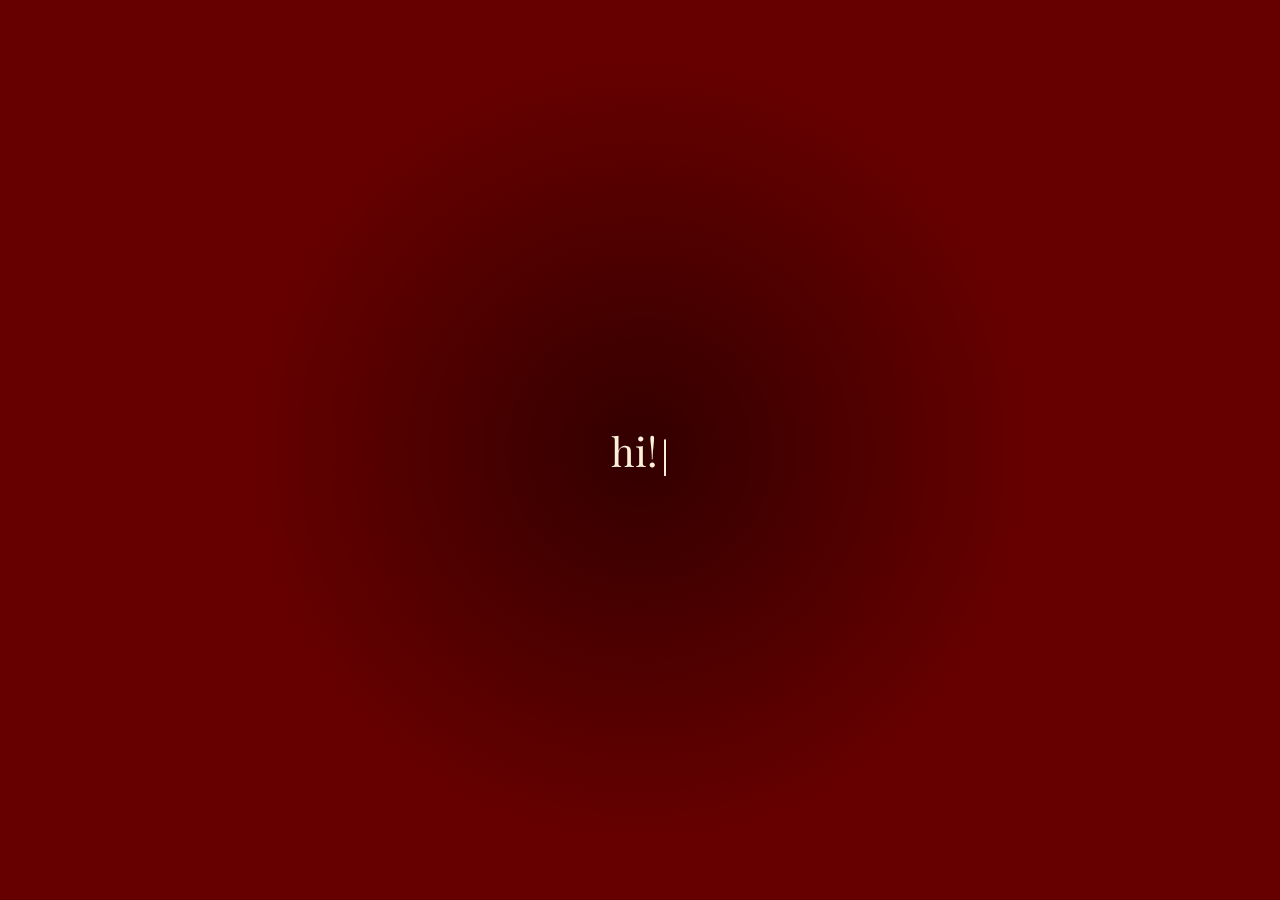
<file: index.html>
<!DOCTYPE html>
<html lang="en">

<head>
    <meta charset="UTF-8">
    <meta name="viewport" content="width=device-width, initial-scale=1.0">
    <title>Xin-Xuan Fan - Portfolio</title>
    <link rel="stylesheet" href="index/index.css">
    <link
        href="https://fonts.googleapis.com/css2?family=Playfair+Display:wght@300;400;500;600;700;800;900&family=Inter:wght@300;400;500;600;700;800;900&display=swap"
        rel="stylesheet">
</head>

<body>
    <!-- Header -->
    <header class="header">
        <div class="header-left">
            <h1 class="site-title">johannafan</h1>
        </div>
        <nav class="header-center">
            <a href="about.html" class="nav-link">ABOUT</a>
            <a href="work.html" class="nav-link">PROJECT</a>
            <a href="resume.html" class="nav-link">RESUME</a>
            <a href="contact.html" class="nav-link">CONTACT</a>
        </nav>
        <div class="header-right">
        </div>
    </header>

    <!-- Main Content -->
    <main class="main-content">
        <!-- Typewriter Text -->
        <div class="typewriter-container" id="typewriterContainer">
            <span class="typewriter-text" id="typewriterText"></span>
            <span class="cursor">|</span>
        </div>

        <!-- UGC Portfolio Style Hero Section -->
        <div class="hero" id="greetingSection">
            <!-- Curved SVG Text -->
            <svg viewBox="0 0 500 300" class="curved-text">
                <defs>
                  <path id="curve" d="M50,250 A200,200 0 1,1 450,250" />
                </defs>
                <text width="500">
                  <textPath xlink:href="#curve" startOffset="50%" text-anchor="middle">
                    Xin-Xuan Fan
                  </textPath>
                </text>
              </svg>

            <!-- Centered Image -->
            <div class="centered-image-container">
                <img src="index/Adobe Express - file.png" alt="Xin-Xuan Fan" class="centered-image">
            </div>

            <!-- Optional Label (like "By Gg Colin") -->
            <div class="label">Portfolio 2025</div>
        </div>

        <!-- Center Column -->
        <div class="center-column">
            <h2 class="main-headline">
                <span class="headline-line">DATA-DRIVEN</span>
                <span class="headline-line">ANALYST</span>
                <span class="headline-line">LEADER</span>
            </h2>
        </div>

        <!-- Right Column -->
        <div class="right-column">
            <div class="content-wrapper">
                <div class="education">
                    <div class="edu-line">
                        <span class="asterisk">*</span>
                        <div class="line"></div>
                    </div>
                    <div class="edu-text">
                        <img src="index/GU-logo.svg" alt="Gonzaga University" class="edu-icon">
                        <span>GONZAGA UNIVERSITY STUDENT</span>
                    </div>
                </div>

                <p class="description">
                    I create data-driven solutions and foster multicultural communities through AI, automation, and
                    analytical storytelling. Specializing in customer tech operations, predictive modeling, and
                    cross-cultural leadership for startups, agencies, and global teams.
                </p>

                <div class="cta-buttons">
                    <a href="contact.html" class="btn-primary">Get in touch</a>
                    <a href="work.html" class="btn-secondary">See work</a>
                </div>
            </div>
        </div>
        </div>
    </main>

    <script src="index/index.js"></script>
</body>

</html>
</file>
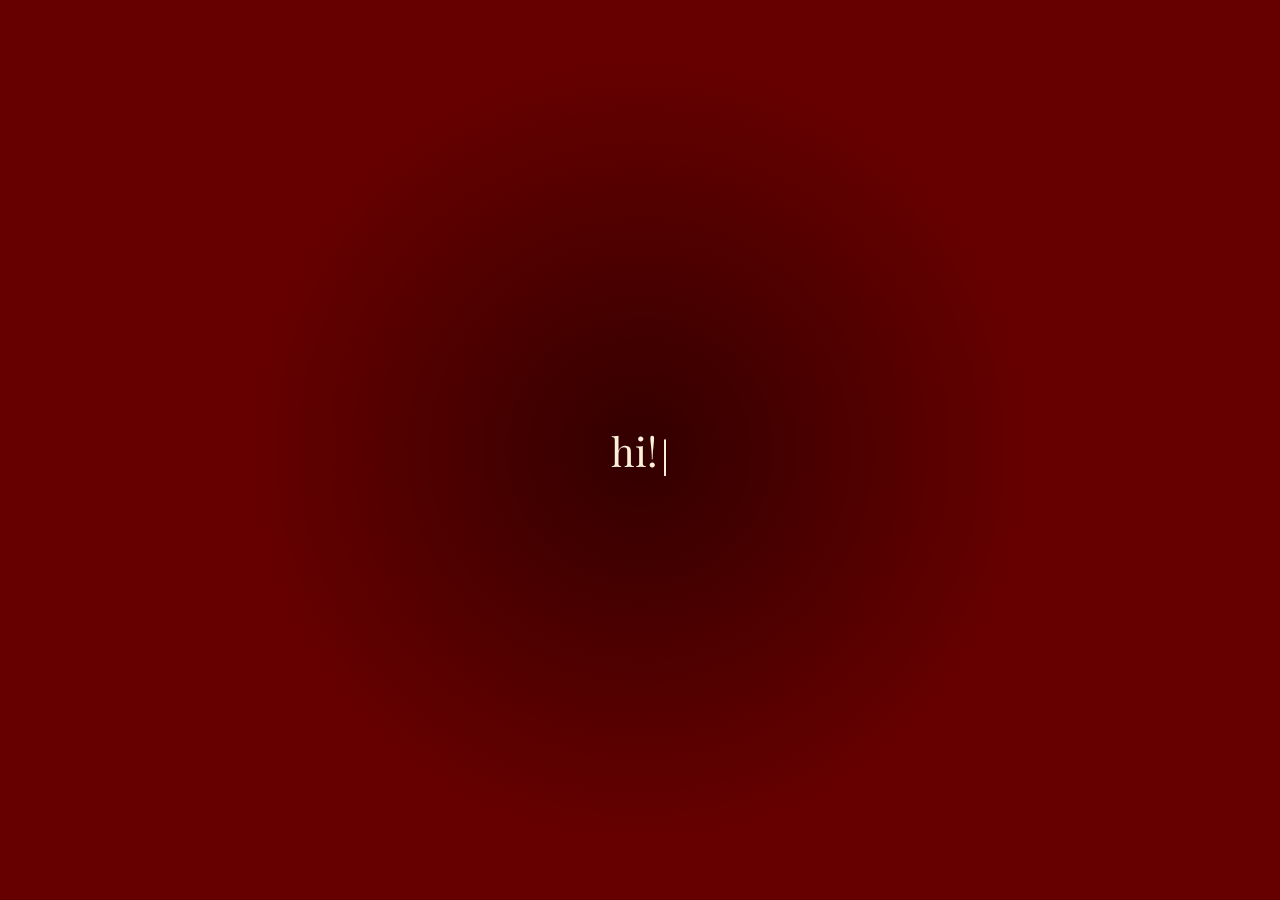
<file: index/index.html>
<!DOCTYPE html>
<html lang="en">

<head>
    <meta charset="UTF-8">
    <meta name="viewport" content="width=device-width, initial-scale=1.0">
    <title>Xin-Xuan Fan - Portfolio</title>
    <link rel="stylesheet" href="index.css">
    <link
        href="https://fonts.googleapis.com/css2?family=Playfair+Display:wght@300;400;500;600;700;800;900&family=Inter:wght@300;400;500;600;700;800;900&display=swap"
        rel="stylesheet">
</head>

<body>
    <!-- Header -->
    <header class="header">
        <div class="header-left">
            <h1 class="site-title">johannafan</h1>
        </div>
        <nav class="header-center">
            <a href="../about/about.html" class="nav-link">ABOUT</a>
            <a href="../work/work.html" class="nav-link">PROJECT</a>
            <a href="../resume/resume.html" class="nav-link">RESUME</a>
            <a href="../contact/contact.html" class="nav-link">CONTACT</a>
        </nav>
        <div class="header-right">
        </div>
    </header>

    <!-- Main Content -->
    <main class="main-content">
        <!-- Typewriter Text -->
        <div class="typewriter-container" id="typewriterContainer">
            <span class="typewriter-text" id="typewriterText"></span>
            <span class="cursor">|</span>
        </div>

        <!-- UGC Portfolio Style Hero Section -->
        <div class="hero" id="greetingSection">
            <!-- Curved SVG Text -->
            <svg viewBox="0 0 500 300" class="curved-text">
                <defs>
                  <path id="curve" d="M50,250 A200,200 0 1,1 450,250" />
                </defs>
                <text width="500">
                  <textPath xlink:href="#curve" startOffset="50%" text-anchor="middle">
                    Xin-Xuan Fan
                  </textPath>
                </text>
              </svg>

            <!-- Centered Image -->
            <div class="centered-image-container">
                <img src="Adobe Express - file.png" alt="Xin-Xuan Fan" class="centered-image">
            </div>

            <!-- Optional Label (like "By Gg Colin") -->
            <div class="label">Portfolio 2025</div>
        </div>

        <!-- Center Column -->
        <div class="center-column">
            <h2 class="main-headline">
                <span class="headline-line">DATA-DRIVEN</span>
                <span class="headline-line">ANALYST</span>
                <span class="headline-line">LEADER</span>
            </h2>
        </div>

        <!-- Right Column -->
        <div class="right-column">
            <div class="content-wrapper">
                <div class="education">
                    <div class="edu-line">
                        <span class="asterisk">*</span>
                        <div class="line"></div>
                    </div>
                    <div class="edu-text">
                        <img src="GU-logo.svg" alt="Gonzaga University" class="edu-icon">
                        <span>GONZAGA UNIVERSITY STUDENT</span>
                    </div>
                </div>

                <p class="description">
                    I create data-driven solutions and foster multicultural communities through AI, automation, and
                    analytical storytelling. Specializing in customer tech operations, predictive modeling, and
                    cross-cultural leadership for startups, agencies, and global teams.
                </p>

                <div class="cta-buttons">
                    <a href="../contact/contact.html" class="btn-primary">Get in touch</a>
                    <a href="../work/work.html" class="btn-secondary">See work</a>
                </div>
            </div>
        </div>
        </div>
    </main>

    <script src="index.js"></script>
</body>

</html>
</file>
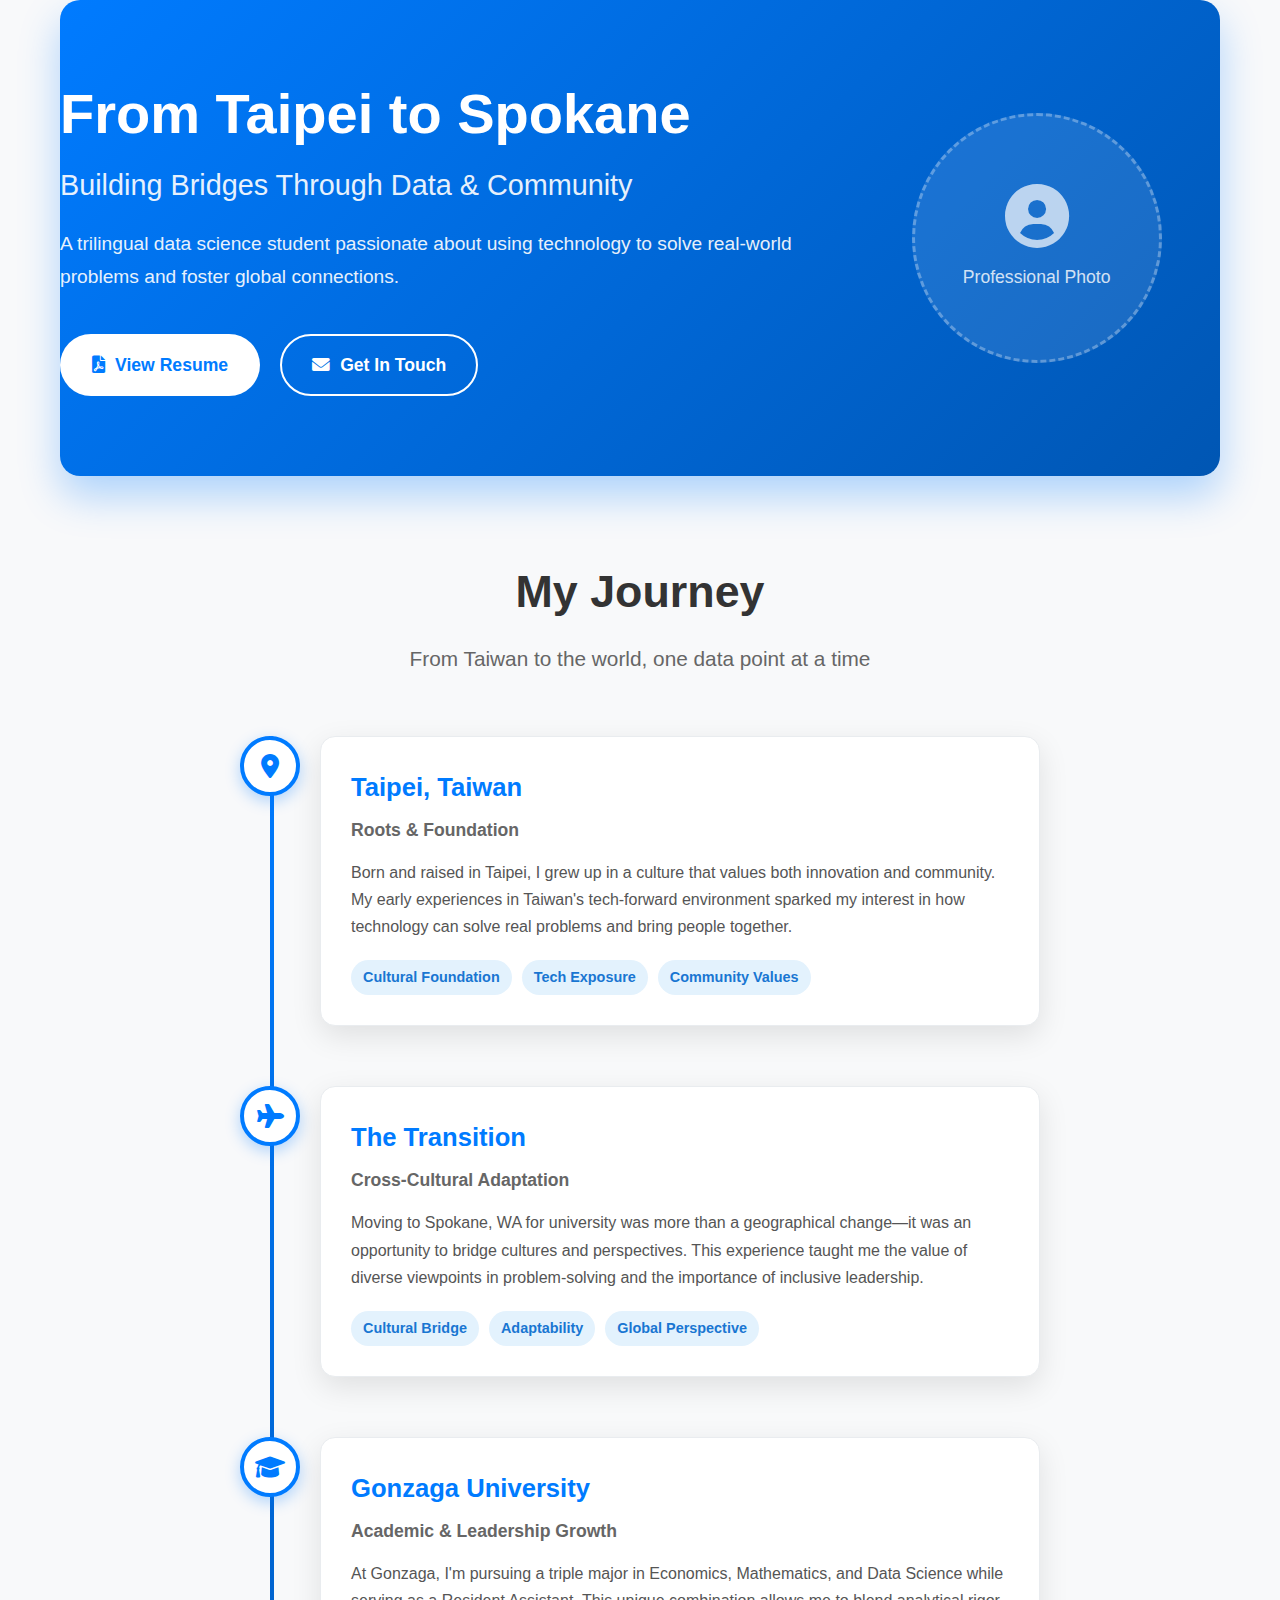
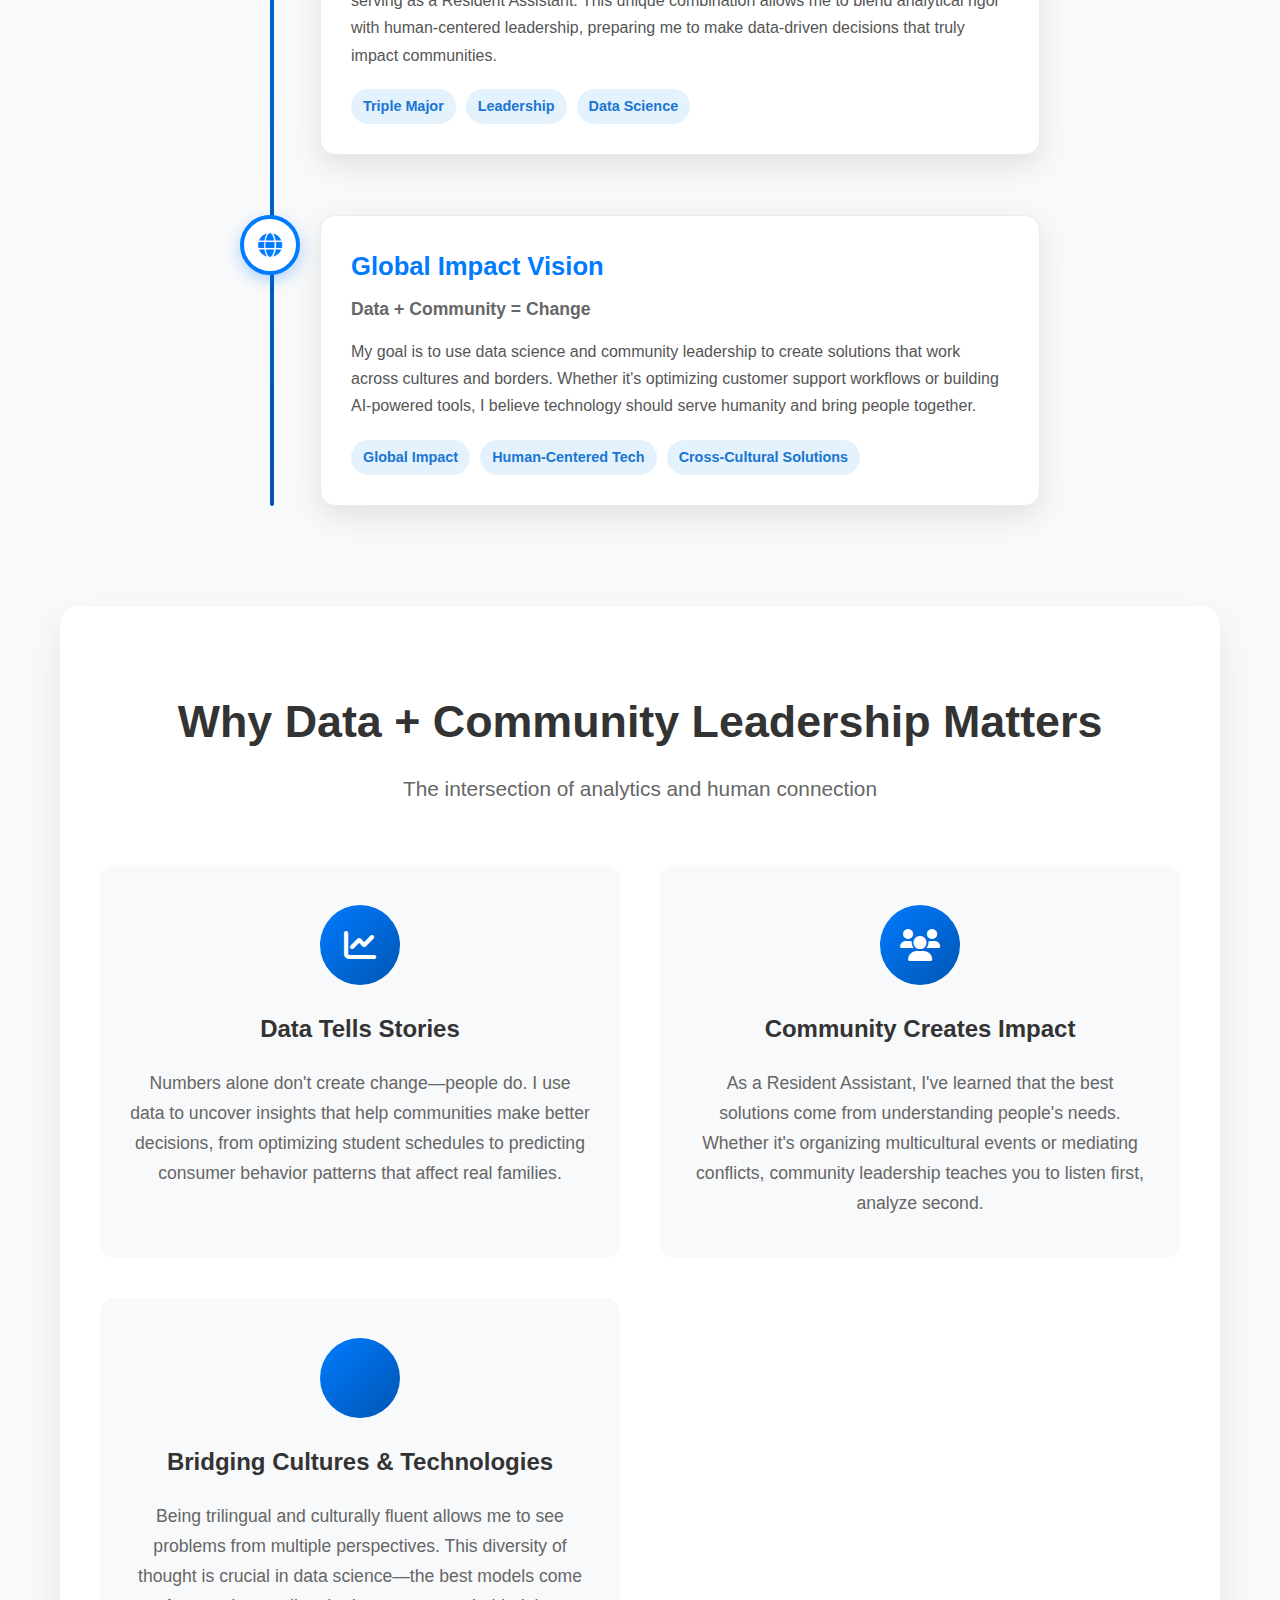
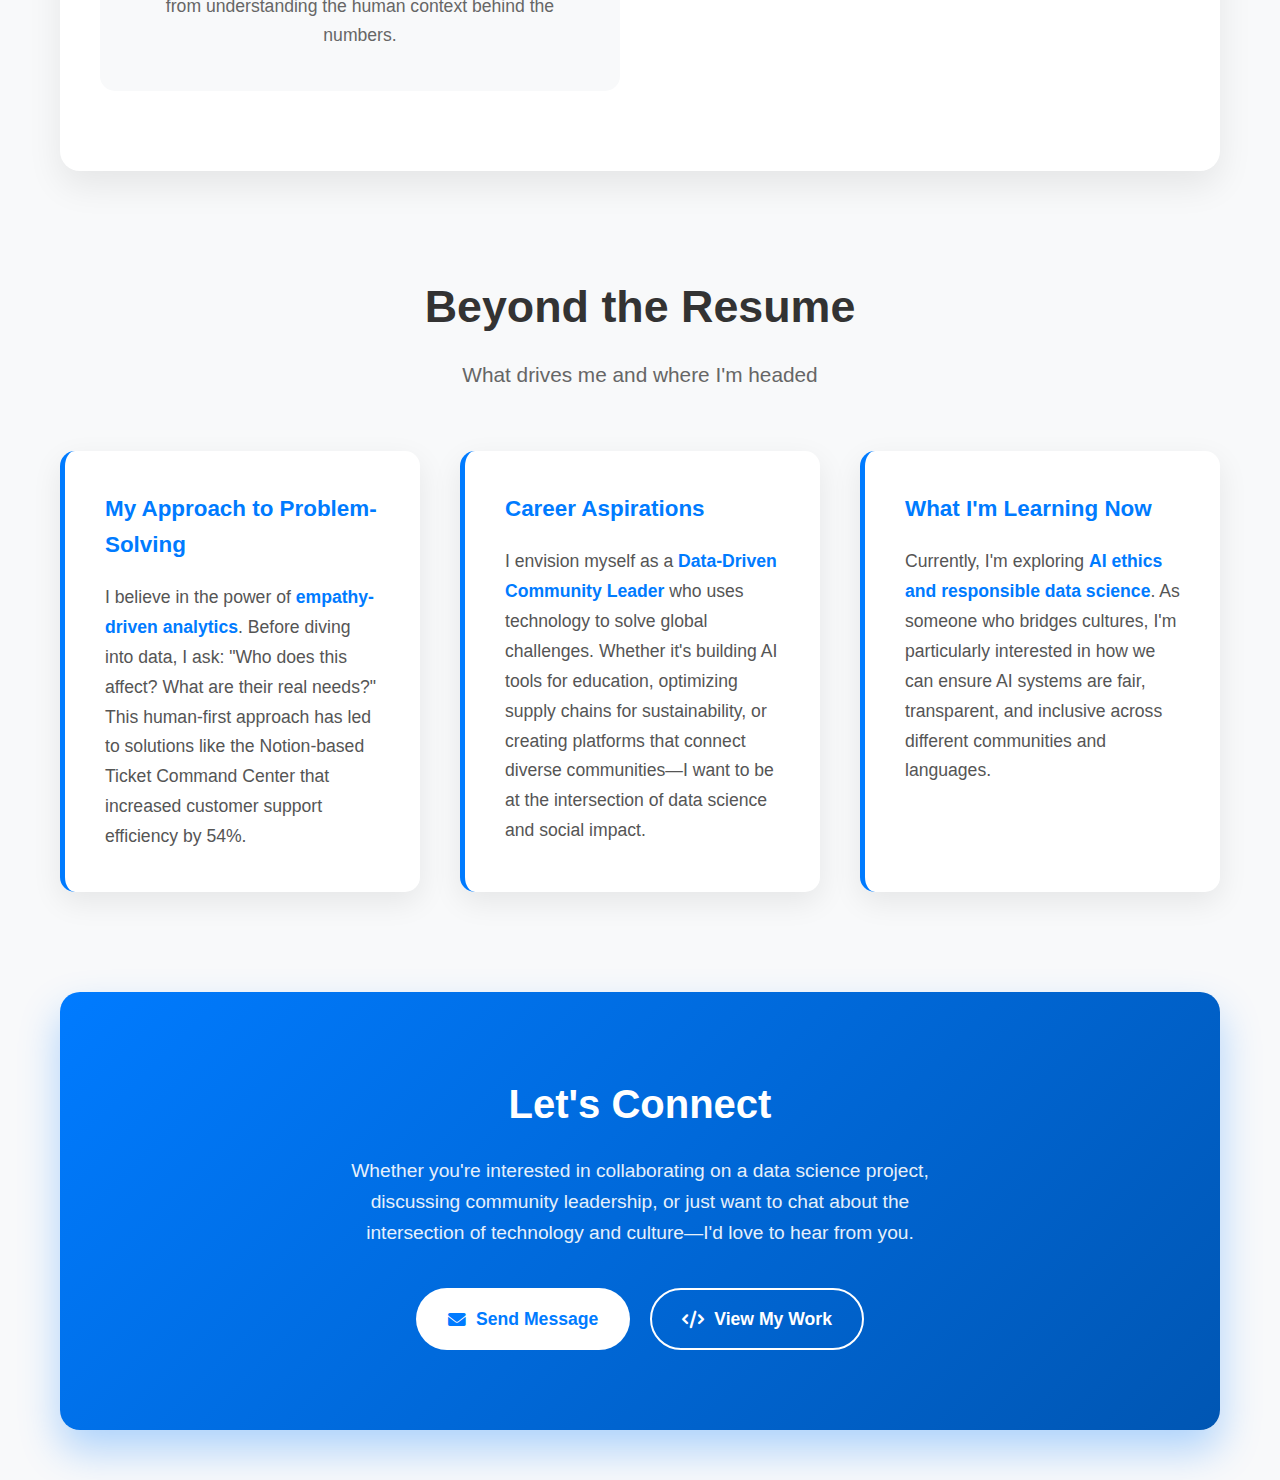
<file: about.html>
<!DOCTYPE html>
<html lang="en">
<head>
    <meta charset="UTF-8">
    <meta name="viewport" content="width=device-width, initial-scale=1.0">
    <title>Xin-Xuan Fan - About</title>
    <link rel="stylesheet" href="about/about.css">
    <link href="https://cdnjs.cloudflare.com/ajax/libs/font-awesome/6.0.0/css/all.min.css" rel="stylesheet">
</head>
<body>
    <div class="container">
        <!-- Hero Section -->
        <section class="hero">
            <div class="hero-content">
                <div class="hero-text">
                    <h1>From Taipei to Spokane</h1>
                    <h2>Building Bridges Through Data & Community</h2>
                    <p class="hero-subtitle">A trilingual data science student passionate about using technology to solve real-world problems and foster global connections.</p>
                    <div class="hero-actions">
                        <a href="resume.html" class="btn-primary">
                            <i class="fas fa-file-pdf"></i> View Resume
                        </a>
                        <a href="contact.html" class="btn-secondary">
                            <i class="fas fa-envelope"></i> Get In Touch
                        </a>
                    </div>
                </div>
                <div class="hero-image">
                    <div class="image-placeholder">
                        <i class="fas fa-user-circle"></i>
                        <p>Professional Photo</p>
                    </div>
                </div>
            </div>
        </section>

        <!-- Origin Story -->
        <section class="origin-story">
            <div class="section-header">
                <h2>My Journey</h2>
                <p class="section-subtitle">From Taiwan to the world, one data point at a time</p>
            </div>
            
            <div class="timeline">
                <div class="timeline-item">
                    <div class="timeline-marker">
                        <i class="fas fa-map-marker-alt"></i>
                    </div>
                    <div class="timeline-content">
                        <h3>Taipei, Taiwan</h3>
                        <h4>Roots & Foundation</h4>
                        <p>Born and raised in Taipei, I grew up in a culture that values both innovation and community. My early experiences in Taiwan's tech-forward environment sparked my interest in how technology can solve real problems and bring people together.</p>
                        <div class="timeline-tags">
                            <span class="tag">Cultural Foundation</span>
                            <span class="tag">Tech Exposure</span>
                            <span class="tag">Community Values</span>
                        </div>
                    </div>
                </div>

                <div class="timeline-item">
                    <div class="timeline-marker">
                        <i class="fas fa-plane"></i>
                    </div>
                    <div class="timeline-content">
                        <h3>The Transition</h3>
                        <h4>Cross-Cultural Adaptation</h4>
                        <p>Moving to Spokane, WA for university was more than a geographical change—it was an opportunity to bridge cultures and perspectives. This experience taught me the value of diverse viewpoints in problem-solving and the importance of inclusive leadership.</p>
                        <div class="timeline-tags">
                            <span class="tag">Cultural Bridge</span>
                            <span class="tag">Adaptability</span>
                            <span class="tag">Global Perspective</span>
                        </div>
                    </div>
                </div>

                <div class="timeline-item">
                    <div class="timeline-marker">
                        <i class="fas fa-graduation-cap"></i>
                    </div>
                    <div class="timeline-content">
                        <h3>Gonzaga University</h3>
                        <h4>Academic & Leadership Growth</h4>
                        <p>At Gonzaga, I'm pursuing a triple major in Economics, Mathematics, and Data Science while serving as a Resident Assistant. This unique combination allows me to blend analytical rigor with human-centered leadership, preparing me to make data-driven decisions that truly impact communities.</p>
                        <div class="timeline-tags">
                            <span class="tag">Triple Major</span>
                            <span class="tag">Leadership</span>
                            <span class="tag">Data Science</span>
                        </div>
                    </div>
                </div>

                <div class="timeline-item">
                    <div class="timeline-marker">
                        <i class="fas fa-globe"></i>
                    </div>
                    <div class="timeline-content">
                        <h3>Global Impact Vision</h3>
                        <h4>Data + Community = Change</h4>
                        <p>My goal is to use data science and community leadership to create solutions that work across cultures and borders. Whether it's optimizing customer support workflows or building AI-powered tools, I believe technology should serve humanity and bring people together.</p>
                        <div class="timeline-tags">
                            <span class="tag">Global Impact</span>
                            <span class="tag">Human-Centered Tech</span>
                            <span class="tag">Cross-Cultural Solutions</span>
                        </div>
                    </div>
                </div>
            </div>
        </section>

        <!-- Why Data + Community Matters -->
        <section class="why-matters">
            <div class="section-header">
                <h2>Why Data + Community Leadership Matters</h2>
                <p class="section-subtitle">The intersection of analytics and human connection</p>
            </div>
            
            <div class="values-grid">
                <div class="value-card">
                    <div class="value-icon">
                        <i class="fas fa-chart-line"></i>
                    </div>
                    <h3>Data Tells Stories</h3>
                    <p>Numbers alone don't create change—people do. I use data to uncover insights that help communities make better decisions, from optimizing student schedules to predicting consumer behavior patterns that affect real families.</p>
                </div>
                
                <div class="value-card">
                    <div class="value-icon">
                        <i class="fas fa-users"></i>
                    </div>
                    <h3>Community Creates Impact</h3>
                    <p>As a Resident Assistant, I've learned that the best solutions come from understanding people's needs. Whether it's organizing multicultural events or mediating conflicts, community leadership teaches you to listen first, analyze second.</p>
                </div>
                
                <div class="value-card">
                    <div class="value-icon">
                        <i class="fas fa-bridge"></i>
                    </div>
                    <h3>Bridging Cultures & Technologies</h3>
                    <p>Being trilingual and culturally fluent allows me to see problems from multiple perspectives. This diversity of thought is crucial in data science—the best models come from understanding the human context behind the numbers.</p>
                </div>
            </div>
        </section>

        <!-- Personal Insights -->
        <section class="personal-insights">
            <div class="section-header">
                <h2>Beyond the Resume</h2>
                <p class="section-subtitle">What drives me and where I'm headed</p>
            </div>
            
            <div class="insights-content">
                <div class="insight-card">
                    <h3>My Approach to Problem-Solving</h3>
                    <p>I believe in the power of <strong>empathy-driven analytics</strong>. Before diving into data, I ask: "Who does this affect? What are their real needs?" This human-first approach has led to solutions like the Notion-based Ticket Command Center that increased customer support efficiency by 54%.</p>
                </div>
                
                <div class="insight-card">
                    <h3>Career Aspirations</h3>
                    <p>I envision myself as a <strong>Data-Driven Community Leader</strong> who uses technology to solve global challenges. Whether it's building AI tools for education, optimizing supply chains for sustainability, or creating platforms that connect diverse communities—I want to be at the intersection of data science and social impact.</p>
                </div>
                
                <div class="insight-card">
                    <h3>What I'm Learning Now</h3>
                    <p>Currently, I'm exploring <strong>AI ethics and responsible data science</strong>. As someone who bridges cultures, I'm particularly interested in how we can ensure AI systems are fair, transparent, and inclusive across different communities and languages.</p>
                </div>
            </div>
        </section>

        <!-- Call to Action -->
        <section class="cta">
            <div class="cta-content">
                <h2>Let's Connect</h2>
                <p>Whether you're interested in collaborating on a data science project, discussing community leadership, or just want to chat about the intersection of technology and culture—I'd love to hear from you.</p>
                <div class="cta-actions">
                    <a href="contact.html" class="btn-primary">
                        <i class="fas fa-envelope"></i> Send Message
                    </a>
                    <a href="work.html" class="btn-secondary">
                        <i class="fas fa-code"></i> View My Work
                    </a>
                </div>
            </div>
        </section>
    </div>
</body>
</html>
</file>
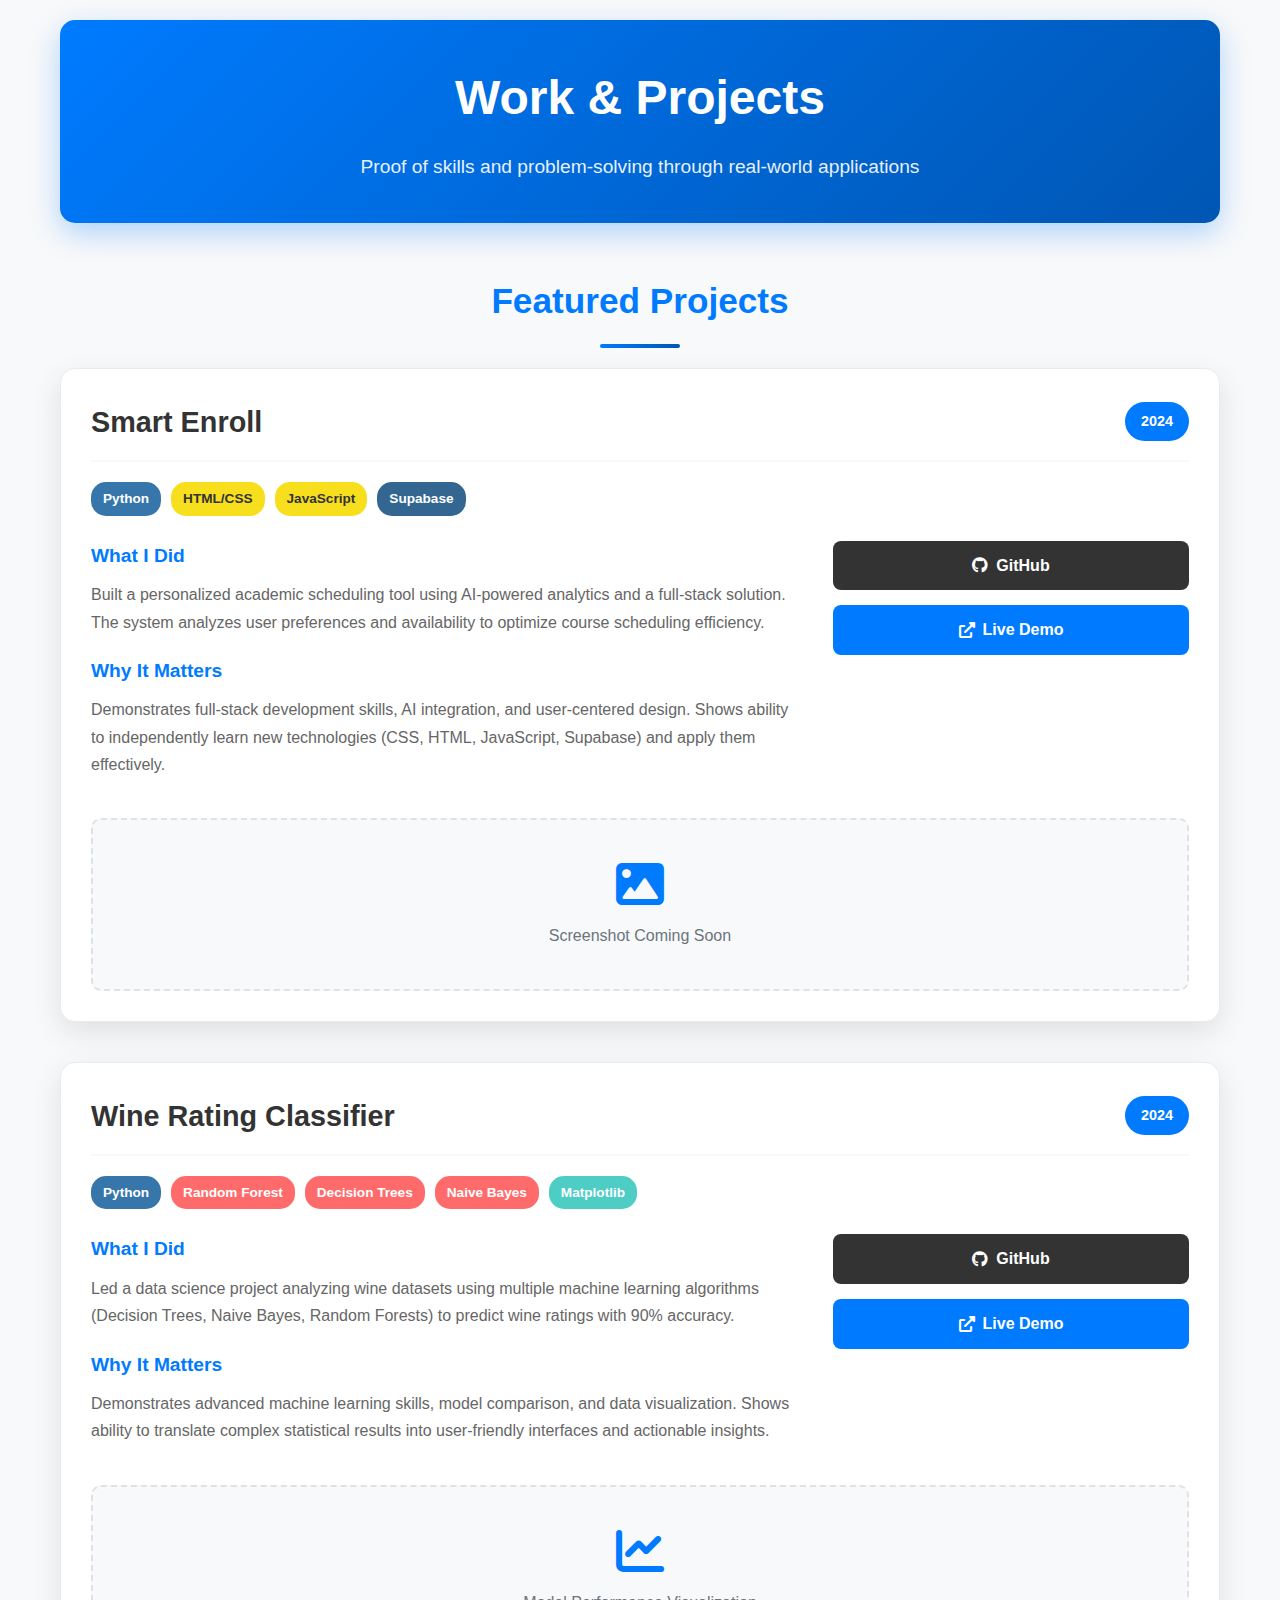
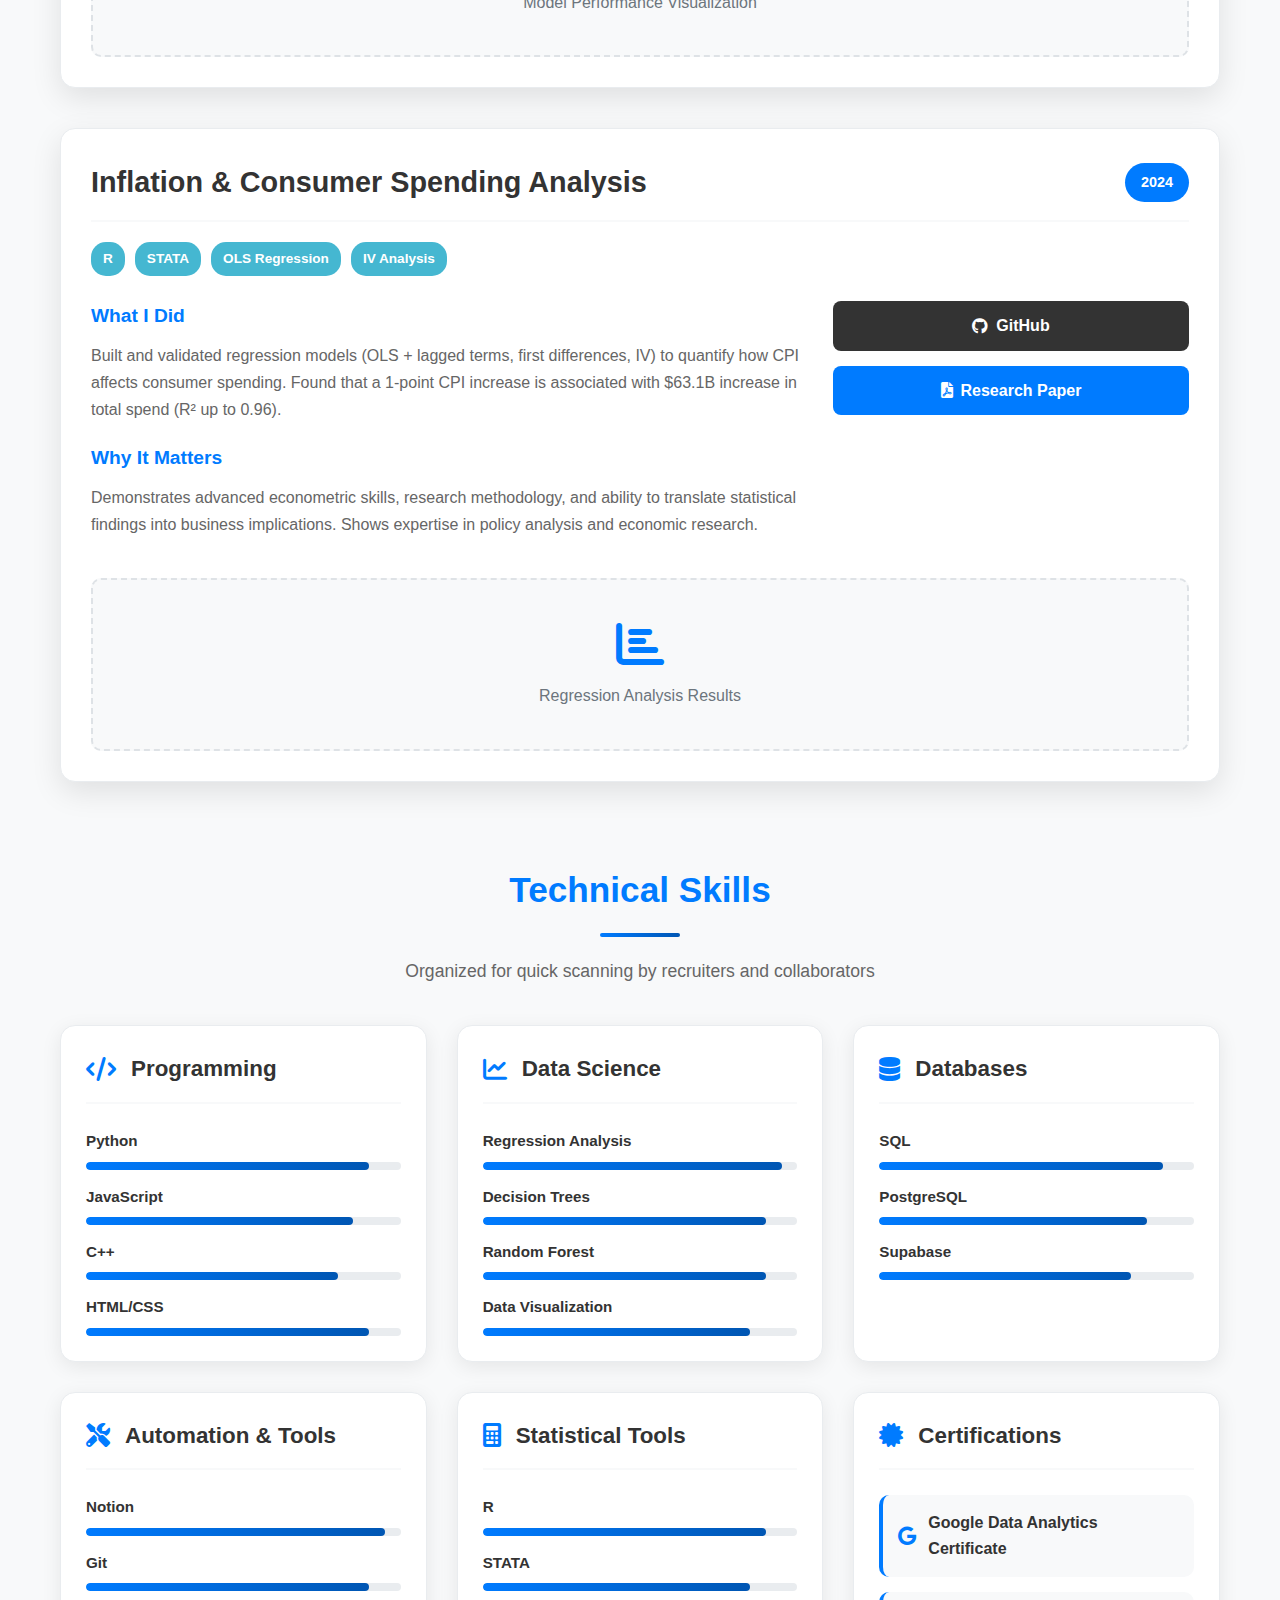
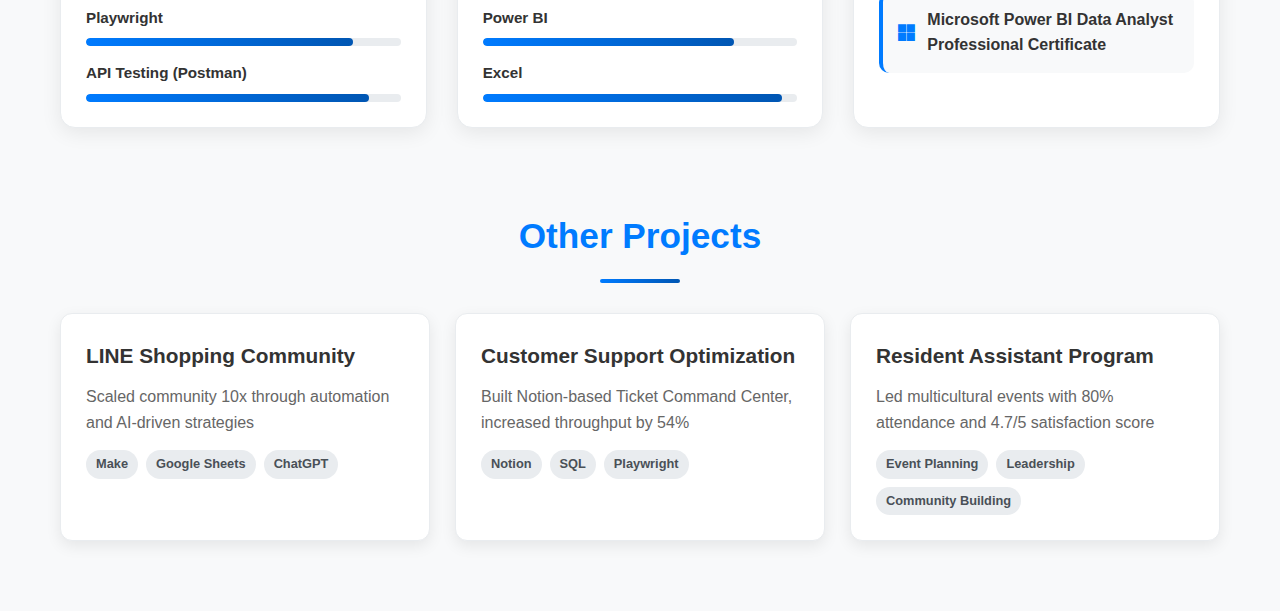
<file: work.html>
<!DOCTYPE html>
<html lang="en">
<head>
    <meta charset="UTF-8">
    <meta name="viewport" content="width=device-width, initial-scale=1.0">
    <title>Xin-Xuan Fan - Work & Projects</title>
    <link rel="stylesheet" href="work/work.css">
    <link href="https://cdnjs.cloudflare.com/ajax/libs/font-awesome/6.0.0/css/all.min.css" rel="stylesheet">
</head>
<body>
    <div class="container">
        <!-- Header -->
        <div class="header">
            <h1>Work & Projects</h1>
            <p>Proof of skills and problem-solving through real-world applications</p>
        </div>

        <!-- Featured Projects -->
        <section class="featured-projects">
            <h2 class="section-title">Featured Projects</h2>
            
            <!-- Smart Enroll Project -->
            <div class="project-card featured">
                <div class="project-header">
                    <h3>Smart Enroll</h3>
                    <span class="timeframe">2024</span>
                </div>
                <div class="tech-stack">
                    <span class="tech-tag python">Python</span>
                    <span class="tech-tag web">HTML/CSS</span>
                    <span class="tech-tag web">JavaScript</span>
                    <span class="tech-tag database">Supabase</span>
                </div>
                <div class="project-content">
                    <div class="project-description">
                        <h4>What I Did</h4>
                        <p>Built a personalized academic scheduling tool using AI-powered analytics and a full-stack solution. The system analyzes user preferences and availability to optimize course scheduling efficiency.</p>
                        
                        <h4>Why It Matters</h4>
                        <p>Demonstrates full-stack development skills, AI integration, and user-centered design. Shows ability to independently learn new technologies (CSS, HTML, JavaScript, Supabase) and apply them effectively.</p>
                    </div>
                    <div class="project-links">
                        <a href="#" class="link-btn github">
                            <i class="fab fa-github"></i> GitHub
                        </a>
                        <a href="#" class="link-btn demo">
                            <i class="fas fa-external-link-alt"></i> Live Demo
                        </a>
                    </div>
                </div>
                <div class="project-screenshot">
                    <div class="screenshot-placeholder">
                        <i class="fas fa-image"></i>
                        <p>Screenshot Coming Soon</p>
                    </div>
                </div>
            </div>

            <!-- Wine Rating Classifier Project -->
            <div class="project-card featured">
                <div class="project-header">
                    <h3>Wine Rating Classifier</h3>
                    <span class="timeframe">2024</span>
                </div>
                <div class="tech-stack">
                    <span class="tech-tag python">Python</span>
                    <span class="tech-tag ml">Random Forest</span>
                    <span class="tech-tag ml">Decision Trees</span>
                    <span class="tech-tag ml">Naive Bayes</span>
                    <span class="tech-tag viz">Matplotlib</span>
                </div>
                <div class="project-content">
                    <div class="project-description">
                        <h4>What I Did</h4>
                        <p>Led a data science project analyzing wine datasets using multiple machine learning algorithms (Decision Trees, Naive Bayes, Random Forests) to predict wine ratings with 90% accuracy.</p>
                        
                        <h4>Why It Matters</h4>
                        <p>Demonstrates advanced machine learning skills, model comparison, and data visualization. Shows ability to translate complex statistical results into user-friendly interfaces and actionable insights.</p>
                    </div>
                    <div class="project-links">
                        <a href="#" class="link-btn github">
                            <i class="fab fa-github"></i> GitHub
                        </a>
                        <a href="#" class="link-btn demo">
                            <i class="fas fa-external-link-alt"></i> Live Demo
                        </a>
                    </div>
                </div>
                <div class="project-screenshot">
                    <div class="screenshot-placeholder">
                        <i class="fas fa-chart-line"></i>
                        <p>Model Performance Visualization</p>
                    </div>
                </div>
            </div>

            <!-- Inflation & Consumer Spending Project -->
            <div class="project-card featured">
                <div class="project-header">
                    <h3>Inflation & Consumer Spending Analysis</h3>
                    <span class="timeframe">2024</span>
                </div>
                <div class="tech-stack">
                    <span class="tech-tag stats">R</span>
                    <span class="tech-tag stats">STATA</span>
                    <span class="tech-tag stats">OLS Regression</span>
                    <span class="tech-tag stats">IV Analysis</span>
                </div>
                <div class="project-content">
                    <div class="project-description">
                        <h4>What I Did</h4>
                        <p>Built and validated regression models (OLS + lagged terms, first differences, IV) to quantify how CPI affects consumer spending. Found that a 1-point CPI increase is associated with $63.1B increase in total spend (R² up to 0.96).</p>
                        
                        <h4>Why It Matters</h4>
                        <p>Demonstrates advanced econometric skills, research methodology, and ability to translate statistical findings into business implications. Shows expertise in policy analysis and economic research.</p>
                    </div>
                    <div class="project-links">
                        <a href="#" class="link-btn github">
                            <i class="fab fa-github"></i> GitHub
                        </a>
                        <a href="#" class="link-btn demo">
                            <i class="fas fa-file-pdf"></i> Research Paper
                        </a>
                    </div>
                </div>
                <div class="project-screenshot">
                    <div class="screenshot-placeholder">
                        <i class="fas fa-chart-bar"></i>
                        <p>Regression Analysis Results</p>
                    </div>
                </div>
            </div>
        </section>

        <!-- Skills Section -->
        <section class="skills-section">
            <h2 class="section-title">Technical Skills</h2>
            <p class="section-subtitle">Organized for quick scanning by recruiters and collaborators</p>
            
            <div class="skills-grid">
                <!-- Programming -->
                <div class="skill-category">
                    <div class="category-header">
                        <i class="fas fa-code"></i>
                        <h3>Programming</h3>
                    </div>
                    <div class="skills-list">
                        <div class="skill-item">
                            <span class="skill-name">Python</span>
                            <div class="skill-bar">
                                <div class="skill-progress" style="width: 90%"></div>
                            </div>
                        </div>
                        <div class="skill-item">
                            <span class="skill-name">JavaScript</span>
                            <div class="skill-bar">
                                <div class="skill-progress" style="width: 85%"></div>
                            </div>
                        </div>
                        <div class="skill-item">
                            <span class="skill-name">C++</span>
                            <div class="skill-bar">
                                <div class="skill-progress" style="width: 80%"></div>
                            </div>
                        </div>
                        <div class="skill-item">
                            <span class="skill-name">HTML/CSS</span>
                            <div class="skill-bar">
                                <div class="skill-progress" style="width: 90%"></div>
                            </div>
                        </div>
                    </div>
                </div>

                <!-- Data Science -->
                <div class="skill-category">
                    <div class="category-header">
                        <i class="fas fa-chart-line"></i>
                        <h3>Data Science</h3>
                    </div>
                    <div class="skills-list">
                        <div class="skill-item">
                            <span class="skill-name">Regression Analysis</span>
                            <div class="skill-bar">
                                <div class="skill-progress" style="width: 95%"></div>
                            </div>
                        </div>
                        <div class="skill-item">
                            <span class="skill-name">Decision Trees</span>
                            <div class="skill-bar">
                                <div class="skill-progress" style="width: 90%"></div>
                            </div>
                        </div>
                        <div class="skill-item">
                            <span class="skill-name">Random Forest</span>
                            <div class="skill-bar">
                                <div class="skill-progress" style="width: 90%"></div>
                            </div>
                        </div>
                        <div class="skill-item">
                            <span class="skill-name">Data Visualization</span>
                            <div class="skill-bar">
                                <div class="skill-progress" style="width: 85%"></div>
                            </div>
                        </div>
                    </div>
                </div>

                <!-- Databases -->
                <div class="skill-category">
                    <div class="category-header">
                        <i class="fas fa-database"></i>
                        <h3>Databases</h3>
                    </div>
                    <div class="skills-list">
                        <div class="skill-item">
                            <span class="skill-name">SQL</span>
                            <div class="skill-bar">
                                <div class="skill-progress" style="width: 90%"></div>
                            </div>
                        </div>
                        <div class="skill-item">
                            <span class="skill-name">PostgreSQL</span>
                            <div class="skill-bar">
                                <div class="skill-progress" style="width: 85%"></div>
                            </div>
                        </div>
                        <div class="skill-item">
                            <span class="skill-name">Supabase</span>
                            <div class="skill-bar">
                                <div class="skill-progress" style="width: 80%"></div>
                            </div>
                        </div>
                    </div>
                </div>

                <!-- Automation & Tools -->
                <div class="skill-category">
                    <div class="category-header">
                        <i class="fas fa-tools"></i>
                        <h3>Automation & Tools</h3>
                    </div>
                    <div class="skills-list">
                        <div class="skill-item">
                            <span class="skill-name">Notion</span>
                            <div class="skill-bar">
                                <div class="skill-progress" style="width: 95%"></div>
                            </div>
                        </div>
                        <div class="skill-item">
                            <span class="skill-name">Git</span>
                            <div class="skill-bar">
                                <div class="skill-progress" style="width: 90%"></div>
                            </div>
                        </div>
                        <div class="skill-item">
                            <span class="skill-name">Playwright</span>
                            <div class="skill-bar">
                                <div class="skill-progress" style="width: 85%"></div>
                            </div>
                        </div>
                        <div class="skill-item">
                            <span class="skill-name">API Testing (Postman)</span>
                            <div class="skill-bar">
                                <div class="skill-progress" style="width: 90%"></div>
                            </div>
                        </div>
                    </div>
                </div>

                <!-- Statistical Tools -->
                <div class="skill-category">
                    <div class="category-header">
                        <i class="fas fa-calculator"></i>
                        <h3>Statistical Tools</h3>
                    </div>
                    <div class="skills-list">
                        <div class="skill-item">
                            <span class="skill-name">R</span>
                            <div class="skill-bar">
                                <div class="skill-progress" style="width: 90%"></div>
                            </div>
                        </div>
                        <div class="skill-item">
                            <span class="skill-name">STATA</span>
                            <div class="skill-bar">
                                <div class="skill-progress" style="width: 85%"></div>
                            </div>
                        </div>
                        <div class="skill-item">
                            <span class="skill-name">Power BI</span>
                            <div class="skill-bar">
                                <div class="skill-progress" style="width: 80%"></div>
                            </div>
                        </div>
                        <div class="skill-item">
                            <span class="skill-name">Excel</span>
                            <div class="skill-bar">
                                <div class="skill-progress" style="width: 95%"></div>
                            </div>
                        </div>
                    </div>
                </div>

                <!-- Certifications -->
                <div class="skill-category">
                    <div class="category-header">
                        <i class="fas fa-certificate"></i>
                        <h3>Certifications</h3>
                    </div>
                    <div class="certifications">
                        <div class="cert-item">
                            <i class="fab fa-google"></i>
                            <span>Google Data Analytics Certificate</span>
                        </div>
                        <div class="cert-item">
                            <i class="fab fa-microsoft"></i>
                            <span>Microsoft Power BI Data Analyst Professional Certificate</span>
                        </div>
                    </div>
                </div>
            </div>
        </section>

        <!-- Additional Projects -->
        <section class="additional-projects">
            <h2 class="section-title">Other Projects</h2>
            <div class="projects-grid">
                <div class="project-card small">
                    <h4>LINE Shopping Community</h4>
                    <p>Scaled community 10x through automation and AI-driven strategies</p>
                    <div class="tech-tags">
                        <span class="tech-tag">Make</span>
                        <span class="tech-tag">Google Sheets</span>
                        <span class="tech-tag">ChatGPT</span>
                    </div>
                </div>
                <div class="project-card small">
                    <h4>Customer Support Optimization</h4>
                    <p>Built Notion-based Ticket Command Center, increased throughput by 54%</p>
                    <div class="tech-tags">
                        <span class="tech-tag">Notion</span>
                        <span class="tech-tag">SQL</span>
                        <span class="tech-tag">Playwright</span>
                    </div>
                </div>
                <div class="project-card small">
                    <h4>Resident Assistant Program</h4>
                    <p>Led multicultural events with 80% attendance and 4.7/5 satisfaction score</p>
                    <div class="tech-tags">
                        <span class="tech-tag">Event Planning</span>
                        <span class="tech-tag">Leadership</span>
                        <span class="tech-tag">Community Building</span>
                    </div>
                </div>
            </div>
        </section>
    </div>
</body>
</html>
</file>
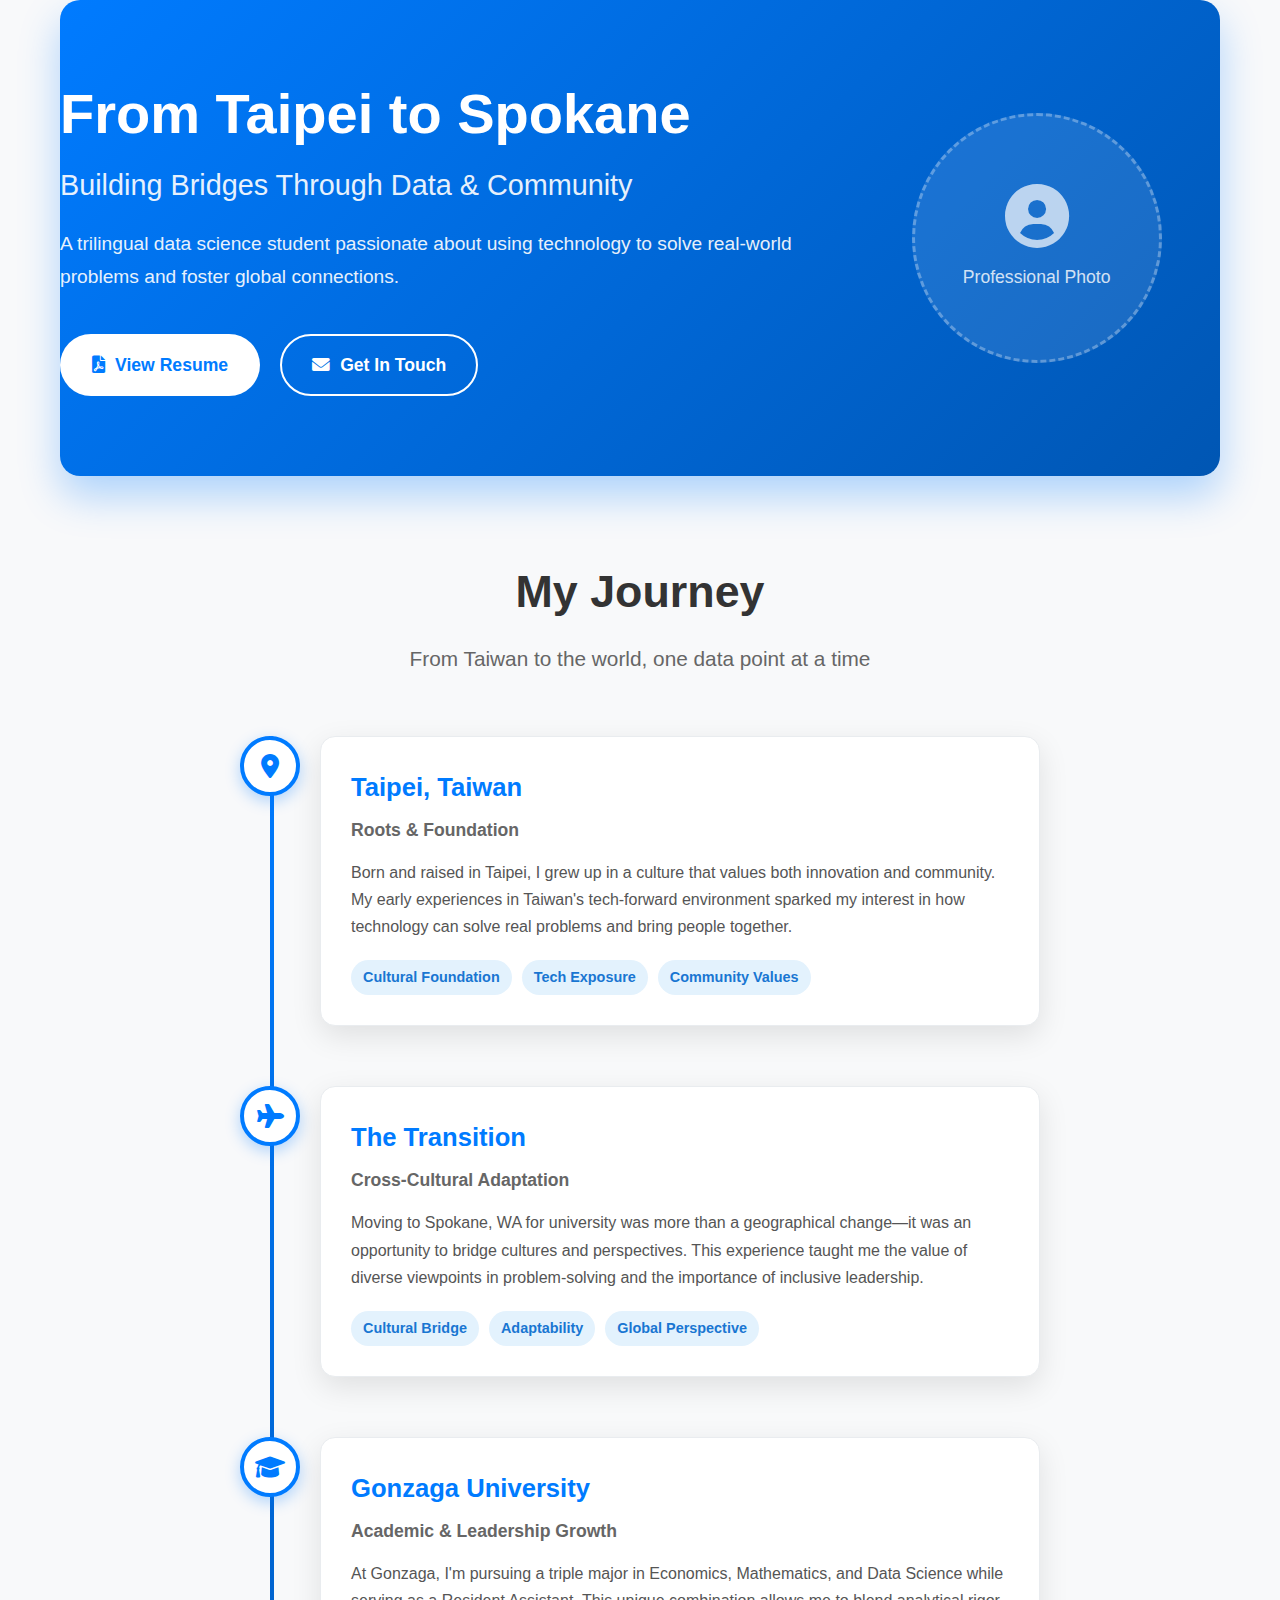
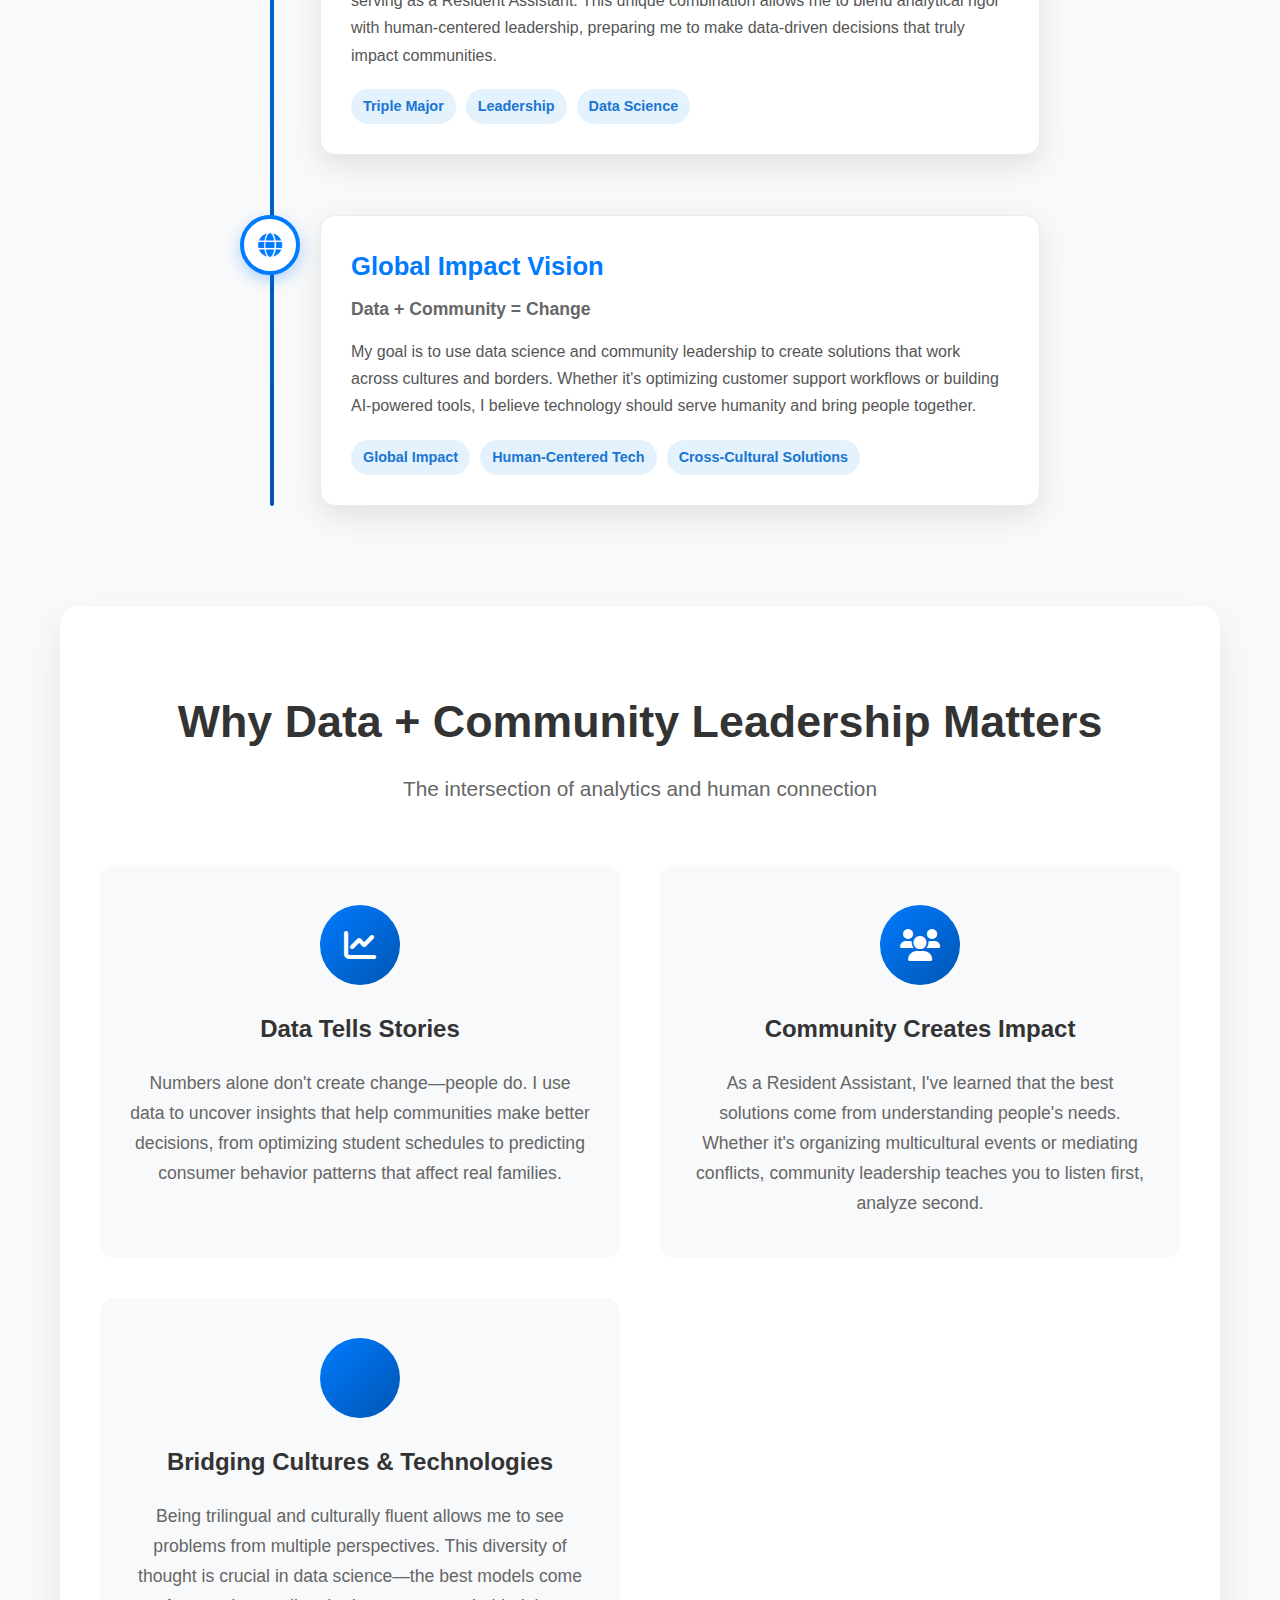
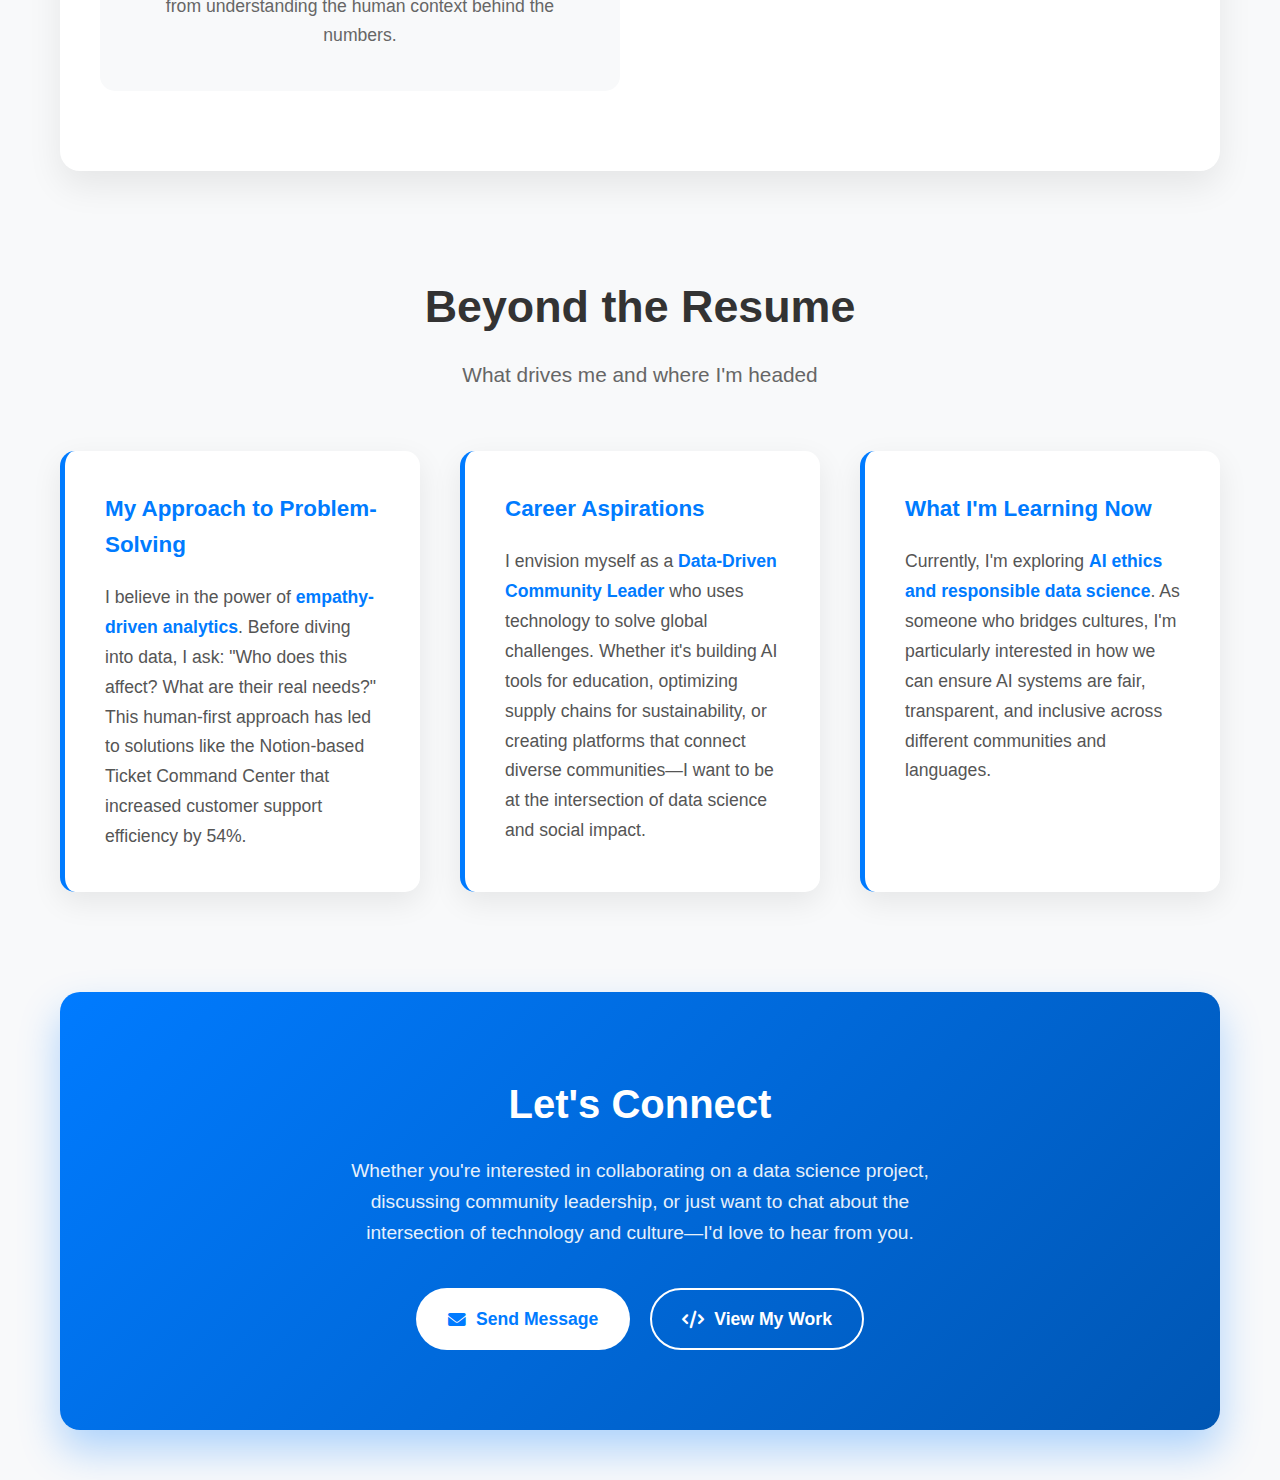
<file: about/about.html>
<!DOCTYPE html>
<html lang="en">
<head>
    <meta charset="UTF-8">
    <meta name="viewport" content="width=device-width, initial-scale=1.0">
    <title>Xin-Xuan Fan - About</title>
    <link rel="stylesheet" href="about.css">
    <link href="https://cdnjs.cloudflare.com/ajax/libs/font-awesome/6.0.0/css/all.min.css" rel="stylesheet">
</head>
<body>
    <div class="container">
        <!-- Hero Section -->
        <section class="hero">
            <div class="hero-content">
                <div class="hero-text">
                    <h1>From Taipei to Spokane</h1>
                    <h2>Building Bridges Through Data & Community</h2>
                    <p class="hero-subtitle">A trilingual data science student passionate about using technology to solve real-world problems and foster global connections.</p>
                    <div class="hero-actions">
                        <a href="resume.html" class="btn-primary">
                            <i class="fas fa-file-pdf"></i> View Resume
                        </a>
                        <a href="contact.html" class="btn-secondary">
                            <i class="fas fa-envelope"></i> Get In Touch
                        </a>
                    </div>
                </div>
                <div class="hero-image">
                    <div class="image-placeholder">
                        <i class="fas fa-user-circle"></i>
                        <p>Professional Photo</p>
                    </div>
                </div>
            </div>
        </section>

        <!-- Origin Story -->
        <section class="origin-story">
            <div class="section-header">
                <h2>My Journey</h2>
                <p class="section-subtitle">From Taiwan to the world, one data point at a time</p>
            </div>
            
            <div class="timeline">
                <div class="timeline-item">
                    <div class="timeline-marker">
                        <i class="fas fa-map-marker-alt"></i>
                    </div>
                    <div class="timeline-content">
                        <h3>Taipei, Taiwan</h3>
                        <h4>Roots & Foundation</h4>
                        <p>Born and raised in Taipei, I grew up in a culture that values both innovation and community. My early experiences in Taiwan's tech-forward environment sparked my interest in how technology can solve real problems and bring people together.</p>
                        <div class="timeline-tags">
                            <span class="tag">Cultural Foundation</span>
                            <span class="tag">Tech Exposure</span>
                            <span class="tag">Community Values</span>
                        </div>
                    </div>
                </div>

                <div class="timeline-item">
                    <div class="timeline-marker">
                        <i class="fas fa-plane"></i>
                    </div>
                    <div class="timeline-content">
                        <h3>The Transition</h3>
                        <h4>Cross-Cultural Adaptation</h4>
                        <p>Moving to Spokane, WA for university was more than a geographical change—it was an opportunity to bridge cultures and perspectives. This experience taught me the value of diverse viewpoints in problem-solving and the importance of inclusive leadership.</p>
                        <div class="timeline-tags">
                            <span class="tag">Cultural Bridge</span>
                            <span class="tag">Adaptability</span>
                            <span class="tag">Global Perspective</span>
                        </div>
                    </div>
                </div>

                <div class="timeline-item">
                    <div class="timeline-marker">
                        <i class="fas fa-graduation-cap"></i>
                    </div>
                    <div class="timeline-content">
                        <h3>Gonzaga University</h3>
                        <h4>Academic & Leadership Growth</h4>
                        <p>At Gonzaga, I'm pursuing a triple major in Economics, Mathematics, and Data Science while serving as a Resident Assistant. This unique combination allows me to blend analytical rigor with human-centered leadership, preparing me to make data-driven decisions that truly impact communities.</p>
                        <div class="timeline-tags">
                            <span class="tag">Triple Major</span>
                            <span class="tag">Leadership</span>
                            <span class="tag">Data Science</span>
                        </div>
                    </div>
                </div>

                <div class="timeline-item">
                    <div class="timeline-marker">
                        <i class="fas fa-globe"></i>
                    </div>
                    <div class="timeline-content">
                        <h3>Global Impact Vision</h3>
                        <h4>Data + Community = Change</h4>
                        <p>My goal is to use data science and community leadership to create solutions that work across cultures and borders. Whether it's optimizing customer support workflows or building AI-powered tools, I believe technology should serve humanity and bring people together.</p>
                        <div class="timeline-tags">
                            <span class="tag">Global Impact</span>
                            <span class="tag">Human-Centered Tech</span>
                            <span class="tag">Cross-Cultural Solutions</span>
                        </div>
                    </div>
                </div>
            </div>
        </section>

        <!-- Why Data + Community Matters -->
        <section class="why-matters">
            <div class="section-header">
                <h2>Why Data + Community Leadership Matters</h2>
                <p class="section-subtitle">The intersection of analytics and human connection</p>
            </div>
            
            <div class="values-grid">
                <div class="value-card">
                    <div class="value-icon">
                        <i class="fas fa-chart-line"></i>
                    </div>
                    <h3>Data Tells Stories</h3>
                    <p>Numbers alone don't create change—people do. I use data to uncover insights that help communities make better decisions, from optimizing student schedules to predicting consumer behavior patterns that affect real families.</p>
                </div>
                
                <div class="value-card">
                    <div class="value-icon">
                        <i class="fas fa-users"></i>
                    </div>
                    <h3>Community Creates Impact</h3>
                    <p>As a Resident Assistant, I've learned that the best solutions come from understanding people's needs. Whether it's organizing multicultural events or mediating conflicts, community leadership teaches you to listen first, analyze second.</p>
                </div>
                
                <div class="value-card">
                    <div class="value-icon">
                        <i class="fas fa-bridge"></i>
                    </div>
                    <h3>Bridging Cultures & Technologies</h3>
                    <p>Being trilingual and culturally fluent allows me to see problems from multiple perspectives. This diversity of thought is crucial in data science—the best models come from understanding the human context behind the numbers.</p>
                </div>
            </div>
        </section>

        <!-- Personal Insights -->
        <section class="personal-insights">
            <div class="section-header">
                <h2>Beyond the Resume</h2>
                <p class="section-subtitle">What drives me and where I'm headed</p>
            </div>
            
            <div class="insights-content">
                <div class="insight-card">
                    <h3>My Approach to Problem-Solving</h3>
                    <p>I believe in the power of <strong>empathy-driven analytics</strong>. Before diving into data, I ask: "Who does this affect? What are their real needs?" This human-first approach has led to solutions like the Notion-based Ticket Command Center that increased customer support efficiency by 54%.</p>
                </div>
                
                <div class="insight-card">
                    <h3>Career Aspirations</h3>
                    <p>I envision myself as a <strong>Data-Driven Community Leader</strong> who uses technology to solve global challenges. Whether it's building AI tools for education, optimizing supply chains for sustainability, or creating platforms that connect diverse communities—I want to be at the intersection of data science and social impact.</p>
                </div>
                
                <div class="insight-card">
                    <h3>What I'm Learning Now</h3>
                    <p>Currently, I'm exploring <strong>AI ethics and responsible data science</strong>. As someone who bridges cultures, I'm particularly interested in how we can ensure AI systems are fair, transparent, and inclusive across different communities and languages.</p>
                </div>
            </div>
        </section>

        <!-- Call to Action -->
        <section class="cta">
            <div class="cta-content">
                <h2>Let's Connect</h2>
                <p>Whether you're interested in collaborating on a data science project, discussing community leadership, or just want to chat about the intersection of technology and culture—I'd love to hear from you.</p>
                <div class="cta-actions">
                    <a href="contact.html" class="btn-primary">
                        <i class="fas fa-envelope"></i> Send Message
                    </a>
                    <a href="work.html" class="btn-secondary">
                        <i class="fas fa-code"></i> View My Work
                    </a>
                </div>
            </div>
        </section>
    </div>
</body>
</html>
</file>
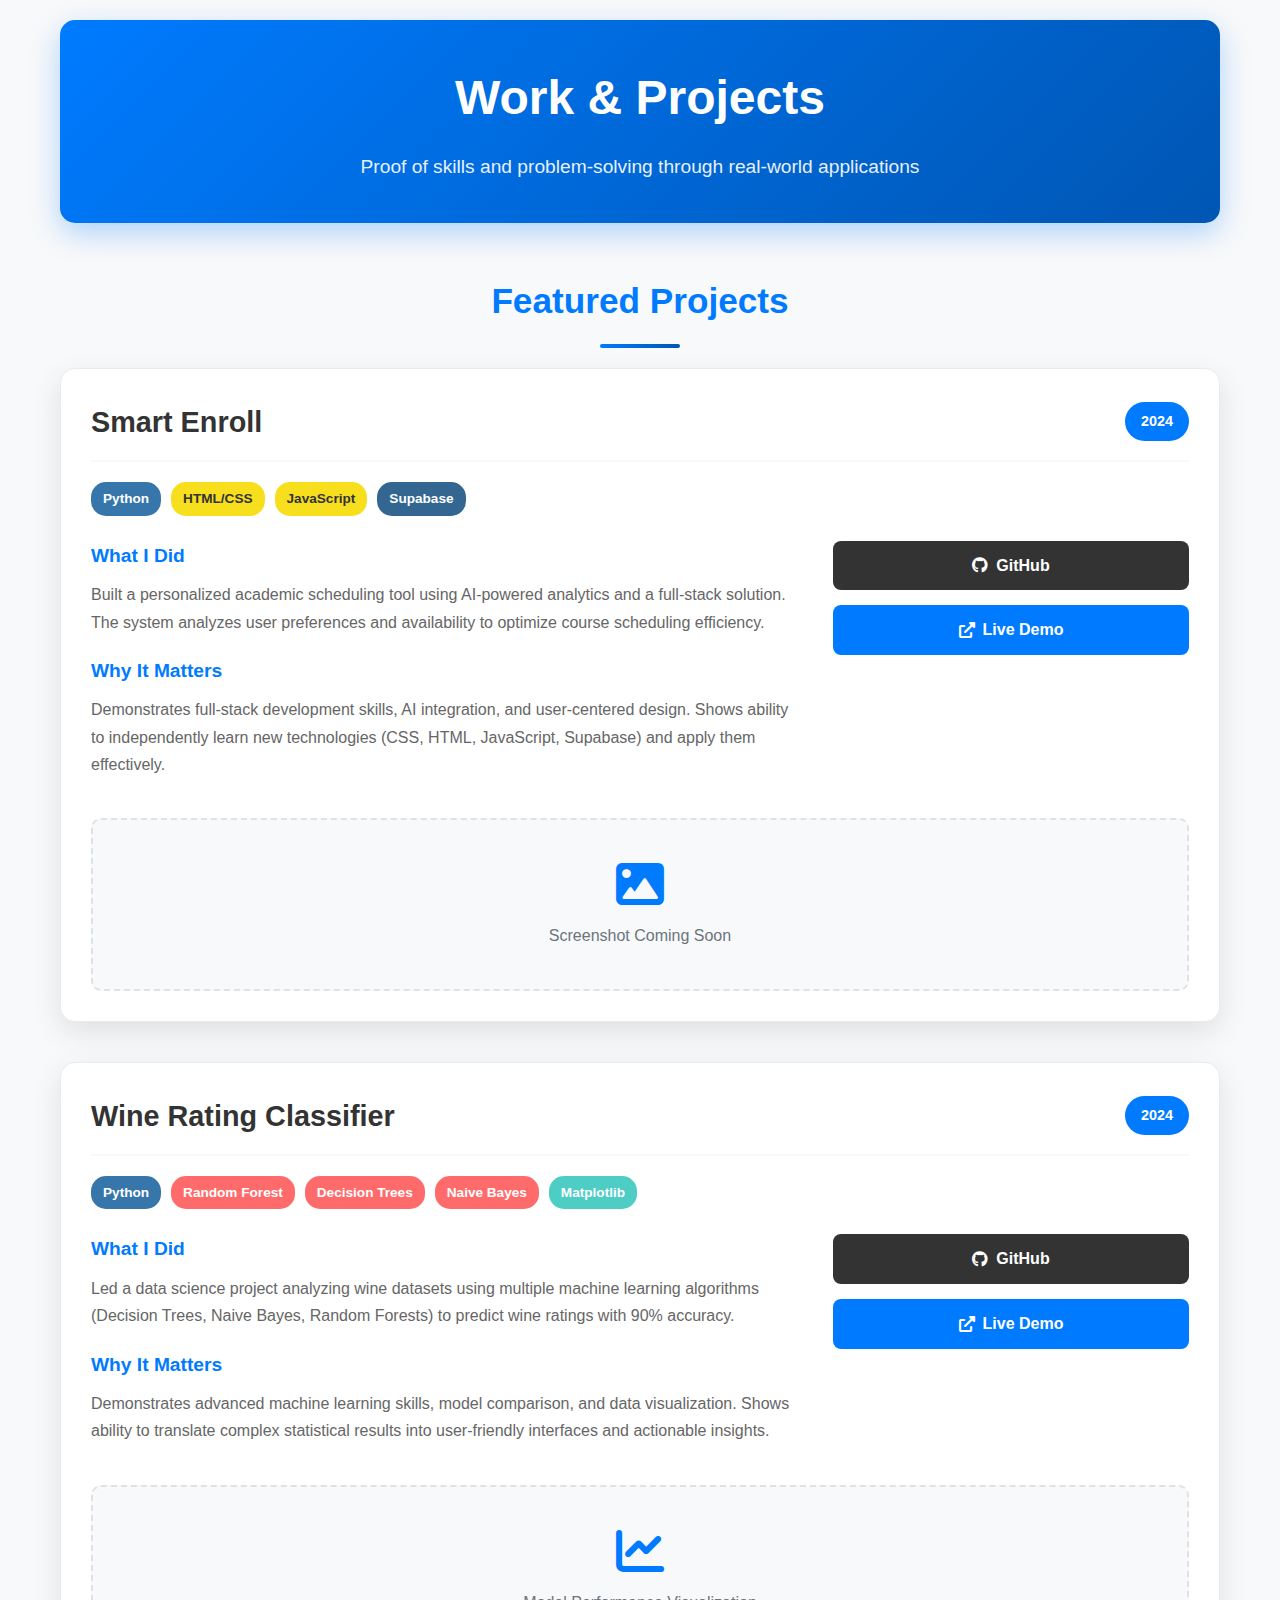
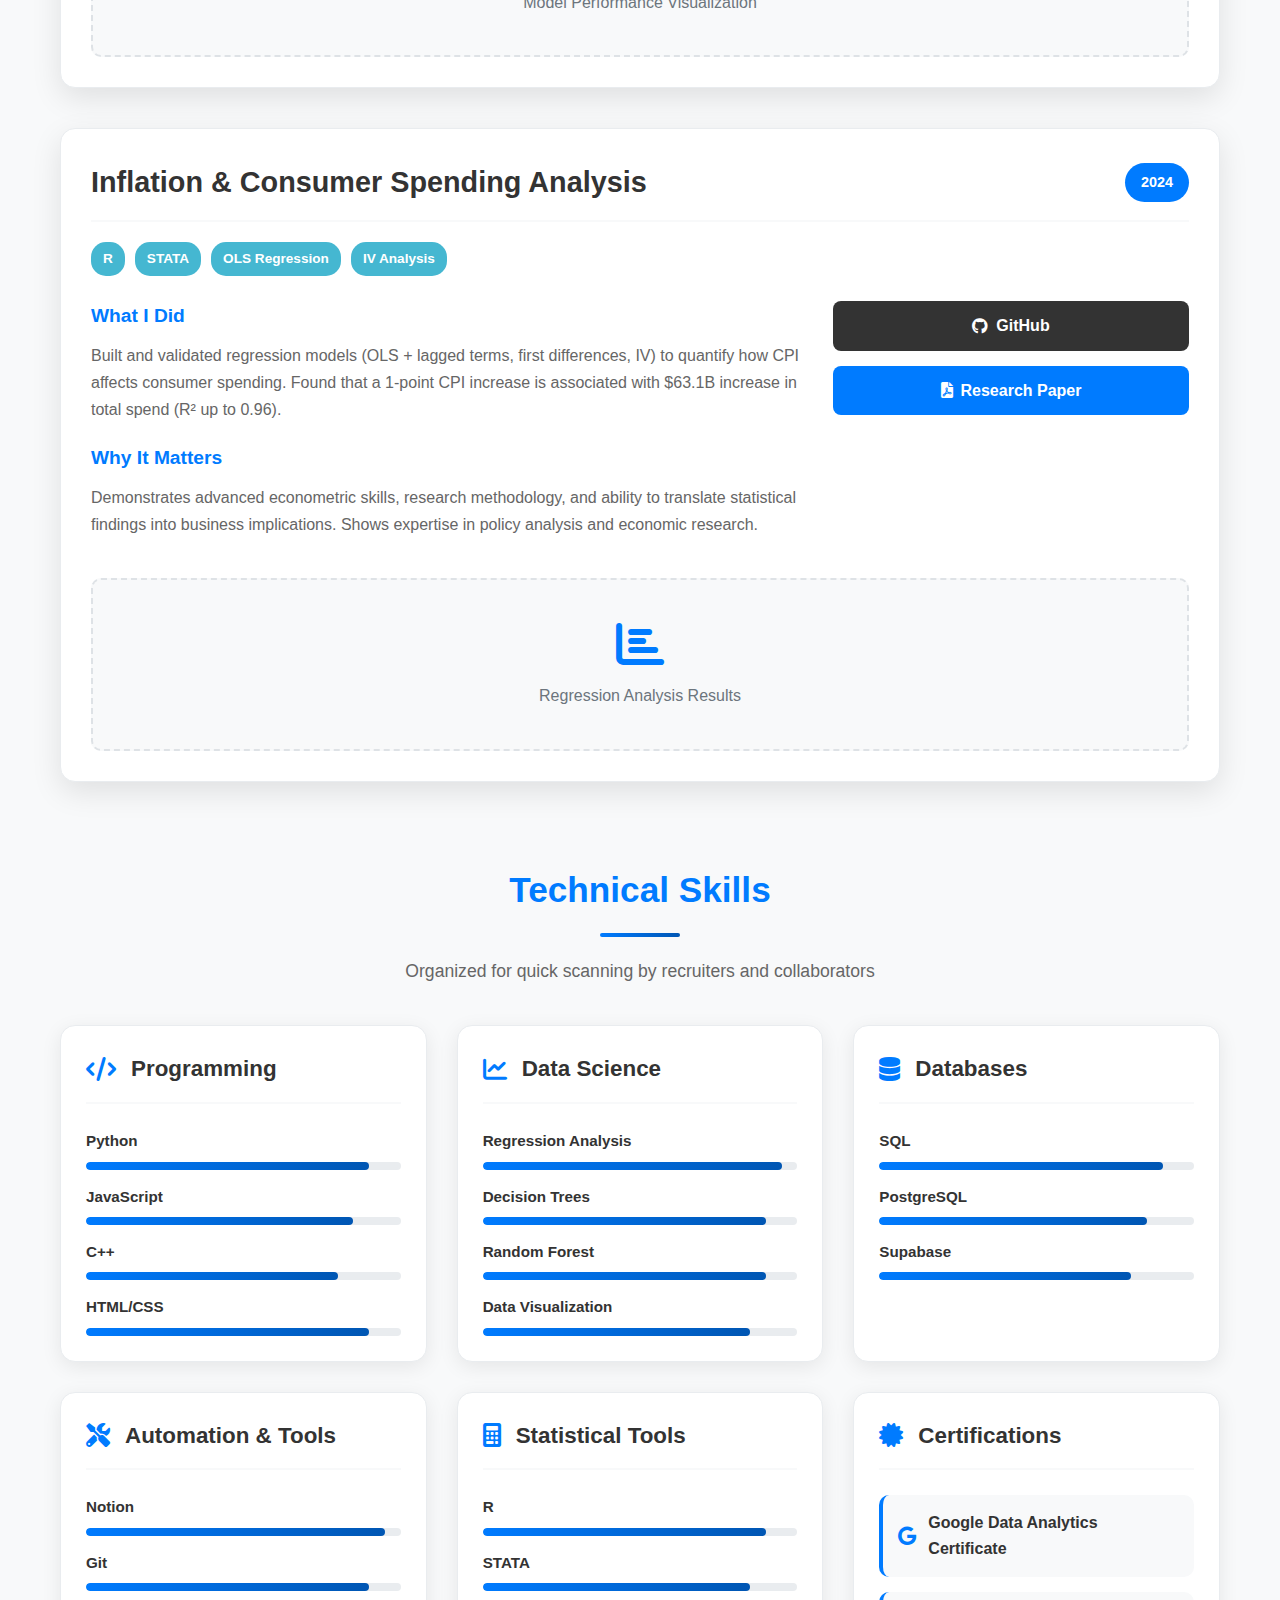
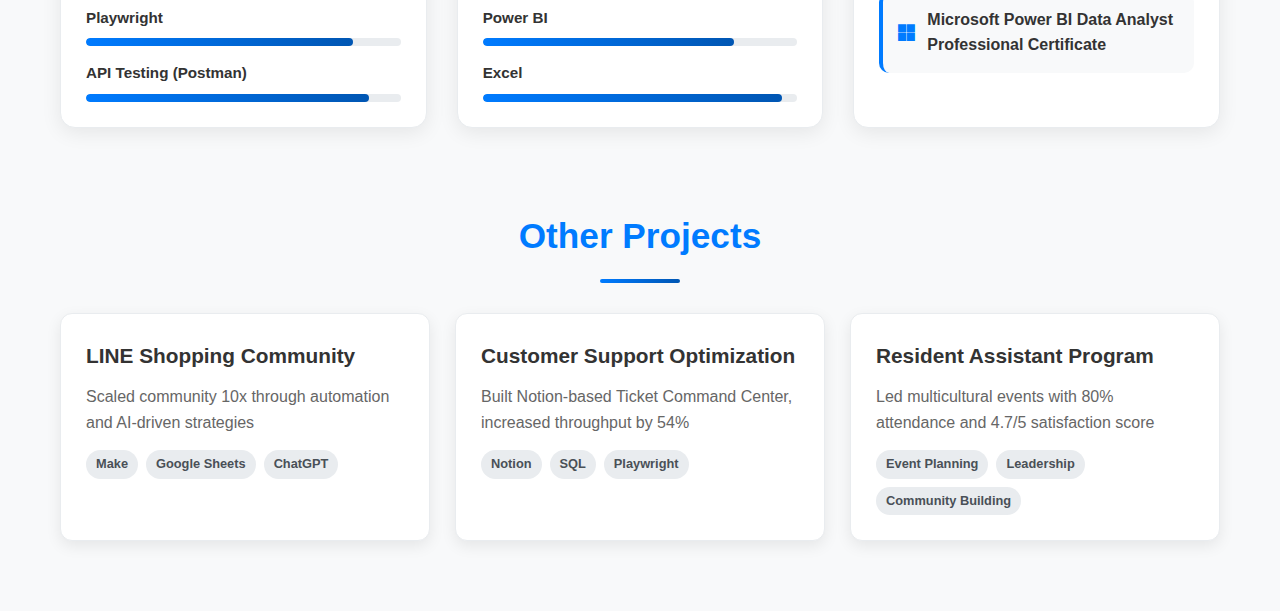
<file: work/work.html>
<!DOCTYPE html>
<html lang="en">
<head>
    <meta charset="UTF-8">
    <meta name="viewport" content="width=device-width, initial-scale=1.0">
    <title>Xin-Xuan Fan - Work & Projects</title>
    <link rel="stylesheet" href="work.css">
    <link href="https://cdnjs.cloudflare.com/ajax/libs/font-awesome/6.0.0/css/all.min.css" rel="stylesheet">
</head>
<body>
    <div class="container">
        <!-- Header -->
        <div class="header">
            <h1>Work & Projects</h1>
            <p>Proof of skills and problem-solving through real-world applications</p>
        </div>

        <!-- Featured Projects -->
        <section class="featured-projects">
            <h2 class="section-title">Featured Projects</h2>
            
            <!-- Smart Enroll Project -->
            <div class="project-card featured">
                <div class="project-header">
                    <h3>Smart Enroll</h3>
                    <span class="timeframe">2024</span>
                </div>
                <div class="tech-stack">
                    <span class="tech-tag python">Python</span>
                    <span class="tech-tag web">HTML/CSS</span>
                    <span class="tech-tag web">JavaScript</span>
                    <span class="tech-tag database">Supabase</span>
                </div>
                <div class="project-content">
                    <div class="project-description">
                        <h4>What I Did</h4>
                        <p>Built a personalized academic scheduling tool using AI-powered analytics and a full-stack solution. The system analyzes user preferences and availability to optimize course scheduling efficiency.</p>
                        
                        <h4>Why It Matters</h4>
                        <p>Demonstrates full-stack development skills, AI integration, and user-centered design. Shows ability to independently learn new technologies (CSS, HTML, JavaScript, Supabase) and apply them effectively.</p>
                    </div>
                    <div class="project-links">
                        <a href="#" class="link-btn github">
                            <i class="fab fa-github"></i> GitHub
                        </a>
                        <a href="#" class="link-btn demo">
                            <i class="fas fa-external-link-alt"></i> Live Demo
                        </a>
                    </div>
                </div>
                <div class="project-screenshot">
                    <div class="screenshot-placeholder">
                        <i class="fas fa-image"></i>
                        <p>Screenshot Coming Soon</p>
                    </div>
                </div>
            </div>

            <!-- Wine Rating Classifier Project -->
            <div class="project-card featured">
                <div class="project-header">
                    <h3>Wine Rating Classifier</h3>
                    <span class="timeframe">2024</span>
                </div>
                <div class="tech-stack">
                    <span class="tech-tag python">Python</span>
                    <span class="tech-tag ml">Random Forest</span>
                    <span class="tech-tag ml">Decision Trees</span>
                    <span class="tech-tag ml">Naive Bayes</span>
                    <span class="tech-tag viz">Matplotlib</span>
                </div>
                <div class="project-content">
                    <div class="project-description">
                        <h4>What I Did</h4>
                        <p>Led a data science project analyzing wine datasets using multiple machine learning algorithms (Decision Trees, Naive Bayes, Random Forests) to predict wine ratings with 90% accuracy.</p>
                        
                        <h4>Why It Matters</h4>
                        <p>Demonstrates advanced machine learning skills, model comparison, and data visualization. Shows ability to translate complex statistical results into user-friendly interfaces and actionable insights.</p>
                    </div>
                    <div class="project-links">
                        <a href="#" class="link-btn github">
                            <i class="fab fa-github"></i> GitHub
                        </a>
                        <a href="#" class="link-btn demo">
                            <i class="fas fa-external-link-alt"></i> Live Demo
                        </a>
                    </div>
                </div>
                <div class="project-screenshot">
                    <div class="screenshot-placeholder">
                        <i class="fas fa-chart-line"></i>
                        <p>Model Performance Visualization</p>
                    </div>
                </div>
            </div>

            <!-- Inflation & Consumer Spending Project -->
            <div class="project-card featured">
                <div class="project-header">
                    <h3>Inflation & Consumer Spending Analysis</h3>
                    <span class="timeframe">2024</span>
                </div>
                <div class="tech-stack">
                    <span class="tech-tag stats">R</span>
                    <span class="tech-tag stats">STATA</span>
                    <span class="tech-tag stats">OLS Regression</span>
                    <span class="tech-tag stats">IV Analysis</span>
                </div>
                <div class="project-content">
                    <div class="project-description">
                        <h4>What I Did</h4>
                        <p>Built and validated regression models (OLS + lagged terms, first differences, IV) to quantify how CPI affects consumer spending. Found that a 1-point CPI increase is associated with $63.1B increase in total spend (R² up to 0.96).</p>
                        
                        <h4>Why It Matters</h4>
                        <p>Demonstrates advanced econometric skills, research methodology, and ability to translate statistical findings into business implications. Shows expertise in policy analysis and economic research.</p>
                    </div>
                    <div class="project-links">
                        <a href="#" class="link-btn github">
                            <i class="fab fa-github"></i> GitHub
                        </a>
                        <a href="#" class="link-btn demo">
                            <i class="fas fa-file-pdf"></i> Research Paper
                        </a>
                    </div>
                </div>
                <div class="project-screenshot">
                    <div class="screenshot-placeholder">
                        <i class="fas fa-chart-bar"></i>
                        <p>Regression Analysis Results</p>
                    </div>
                </div>
            </div>
        </section>

        <!-- Skills Section -->
        <section class="skills-section">
            <h2 class="section-title">Technical Skills</h2>
            <p class="section-subtitle">Organized for quick scanning by recruiters and collaborators</p>
            
            <div class="skills-grid">
                <!-- Programming -->
                <div class="skill-category">
                    <div class="category-header">
                        <i class="fas fa-code"></i>
                        <h3>Programming</h3>
                    </div>
                    <div class="skills-list">
                        <div class="skill-item">
                            <span class="skill-name">Python</span>
                            <div class="skill-bar">
                                <div class="skill-progress" style="width: 90%"></div>
                            </div>
                        </div>
                        <div class="skill-item">
                            <span class="skill-name">JavaScript</span>
                            <div class="skill-bar">
                                <div class="skill-progress" style="width: 85%"></div>
                            </div>
                        </div>
                        <div class="skill-item">
                            <span class="skill-name">C++</span>
                            <div class="skill-bar">
                                <div class="skill-progress" style="width: 80%"></div>
                            </div>
                        </div>
                        <div class="skill-item">
                            <span class="skill-name">HTML/CSS</span>
                            <div class="skill-bar">
                                <div class="skill-progress" style="width: 90%"></div>
                            </div>
                        </div>
                    </div>
                </div>

                <!-- Data Science -->
                <div class="skill-category">
                    <div class="category-header">
                        <i class="fas fa-chart-line"></i>
                        <h3>Data Science</h3>
                    </div>
                    <div class="skills-list">
                        <div class="skill-item">
                            <span class="skill-name">Regression Analysis</span>
                            <div class="skill-bar">
                                <div class="skill-progress" style="width: 95%"></div>
                            </div>
                        </div>
                        <div class="skill-item">
                            <span class="skill-name">Decision Trees</span>
                            <div class="skill-bar">
                                <div class="skill-progress" style="width: 90%"></div>
                            </div>
                        </div>
                        <div class="skill-item">
                            <span class="skill-name">Random Forest</span>
                            <div class="skill-bar">
                                <div class="skill-progress" style="width: 90%"></div>
                            </div>
                        </div>
                        <div class="skill-item">
                            <span class="skill-name">Data Visualization</span>
                            <div class="skill-bar">
                                <div class="skill-progress" style="width: 85%"></div>
                            </div>
                        </div>
                    </div>
                </div>

                <!-- Databases -->
                <div class="skill-category">
                    <div class="category-header">
                        <i class="fas fa-database"></i>
                        <h3>Databases</h3>
                    </div>
                    <div class="skills-list">
                        <div class="skill-item">
                            <span class="skill-name">SQL</span>
                            <div class="skill-bar">
                                <div class="skill-progress" style="width: 90%"></div>
                            </div>
                        </div>
                        <div class="skill-item">
                            <span class="skill-name">PostgreSQL</span>
                            <div class="skill-bar">
                                <div class="skill-progress" style="width: 85%"></div>
                            </div>
                        </div>
                        <div class="skill-item">
                            <span class="skill-name">Supabase</span>
                            <div class="skill-bar">
                                <div class="skill-progress" style="width: 80%"></div>
                            </div>
                        </div>
                    </div>
                </div>

                <!-- Automation & Tools -->
                <div class="skill-category">
                    <div class="category-header">
                        <i class="fas fa-tools"></i>
                        <h3>Automation & Tools</h3>
                    </div>
                    <div class="skills-list">
                        <div class="skill-item">
                            <span class="skill-name">Notion</span>
                            <div class="skill-bar">
                                <div class="skill-progress" style="width: 95%"></div>
                            </div>
                        </div>
                        <div class="skill-item">
                            <span class="skill-name">Git</span>
                            <div class="skill-bar">
                                <div class="skill-progress" style="width: 90%"></div>
                            </div>
                        </div>
                        <div class="skill-item">
                            <span class="skill-name">Playwright</span>
                            <div class="skill-bar">
                                <div class="skill-progress" style="width: 85%"></div>
                            </div>
                        </div>
                        <div class="skill-item">
                            <span class="skill-name">API Testing (Postman)</span>
                            <div class="skill-bar">
                                <div class="skill-progress" style="width: 90%"></div>
                            </div>
                        </div>
                    </div>
                </div>

                <!-- Statistical Tools -->
                <div class="skill-category">
                    <div class="category-header">
                        <i class="fas fa-calculator"></i>
                        <h3>Statistical Tools</h3>
                    </div>
                    <div class="skills-list">
                        <div class="skill-item">
                            <span class="skill-name">R</span>
                            <div class="skill-bar">
                                <div class="skill-progress" style="width: 90%"></div>
                            </div>
                        </div>
                        <div class="skill-item">
                            <span class="skill-name">STATA</span>
                            <div class="skill-bar">
                                <div class="skill-progress" style="width: 85%"></div>
                            </div>
                        </div>
                        <div class="skill-item">
                            <span class="skill-name">Power BI</span>
                            <div class="skill-bar">
                                <div class="skill-progress" style="width: 80%"></div>
                            </div>
                        </div>
                        <div class="skill-item">
                            <span class="skill-name">Excel</span>
                            <div class="skill-bar">
                                <div class="skill-progress" style="width: 95%"></div>
                            </div>
                        </div>
                    </div>
                </div>

                <!-- Certifications -->
                <div class="skill-category">
                    <div class="category-header">
                        <i class="fas fa-certificate"></i>
                        <h3>Certifications</h3>
                    </div>
                    <div class="certifications">
                        <div class="cert-item">
                            <i class="fab fa-google"></i>
                            <span>Google Data Analytics Certificate</span>
                        </div>
                        <div class="cert-item">
                            <i class="fab fa-microsoft"></i>
                            <span>Microsoft Power BI Data Analyst Professional Certificate</span>
                        </div>
                    </div>
                </div>
            </div>
        </section>

        <!-- Additional Projects -->
        <section class="additional-projects">
            <h2 class="section-title">Other Projects</h2>
            <div class="projects-grid">
                <div class="project-card small">
                    <h4>LINE Shopping Community</h4>
                    <p>Scaled community 10x through automation and AI-driven strategies</p>
                    <div class="tech-tags">
                        <span class="tech-tag">Make</span>
                        <span class="tech-tag">Google Sheets</span>
                        <span class="tech-tag">ChatGPT</span>
                    </div>
                </div>
                <div class="project-card small">
                    <h4>Customer Support Optimization</h4>
                    <p>Built Notion-based Ticket Command Center, increased throughput by 54%</p>
                    <div class="tech-tags">
                        <span class="tech-tag">Notion</span>
                        <span class="tech-tag">SQL</span>
                        <span class="tech-tag">Playwright</span>
                    </div>
                </div>
                <div class="project-card small">
                    <h4>Resident Assistant Program</h4>
                    <p>Led multicultural events with 80% attendance and 4.7/5 satisfaction score</p>
                    <div class="tech-tags">
                        <span class="tech-tag">Event Planning</span>
                        <span class="tech-tag">Leadership</span>
                        <span class="tech-tag">Community Building</span>
                    </div>
                </div>
            </div>
        </section>
    </div>
</body>
</html>
</file>
<file: index/index.css>
/* Reset and base styles */
* {
    margin: 0;
    padding: 0;
    box-sizing: border-box;
}

body {
    margin: 0;
    font-family: 'Didot', serif;
    background: radial-gradient(circle at center, #330000 0%, #660000 50%, #660000 100%);
    color: #fbf0d8;
    overflow: hidden;
}

/* Hide all content except typewriter and hero */
.main-content>*:not(.typewriter-container):not(.hero) {
    display: none;
}

/* Hide center and right columns completely */
.center-column,
.right-column {
    display: none !important;
}

/* Hide hero section initially */
.hero {
    opacity: 0;
    transform: translate(-50%, -50%) scale(0.8);
    transition: opacity 1s ease, transform 1s ease;
}

/* Typewriter container */
.typewriter-container {
    position: fixed;
    top: 50%;
    left: 50%;
    transform: translate(-50%, -50%);
    text-align: center;
    z-index: 1000;
    transition: opacity 1s ease;
}

.typewriter-text {
    font-size: 2.5rem;
    font-weight: 300;
    color: #fbf0d8;
    font-family: 'Playfair Display', serif;
}

.cursor {
    font-size: 2.5rem;
    color: #fbf0d8;
    animation: blink 1s infinite;
}

@keyframes blink {

    0%,
    50% {
        opacity: 1;
    }

    51%,
    100% {
        opacity: 0;
    }
}

/* Header - Hidden */
.header {
    display: none;
}

.site-title {
    font-family: 'Playfair Display', serif;
    font-size: 1.5rem;
    font-weight: 400;
    color: #fbf0d8;
}

.nav-link {
    color: #fbf0d8;
    text-decoration: none;
    font-size: 0.9rem;
    font-weight: 500;
    letter-spacing: 2px;
    margin: 0 1.5rem;
    transition: color 0.3s ease;
}

.nav-link:hover {
    color: #FFD700;
}

/* Main content */
.main-content {
    min-height: 100vh;
    padding: 8rem 3rem 3rem;
}

.hero {
    position: fixed;
    top: 50%;
    left: 50%;
    transform: translate(-50%, -50%);
    width: 100vw;
    height: 100vh;
    text-align: center;
    display: flex;
    flex-direction: column;
    justify-content: center;
    align-items: center;
}

/* Curved Text */
.curved-text {
    position: absolute;
    top: 0%;
    left: 50%;
    height: 1100px;
    transform: translateX(-50%);
}

.curved-text text {
    font-family: 'Limelight', serif;
    font-size: 150px;
    font-weight: 900;
    fill: #fbf0d8;
    text-anchor: middle;
    letter-spacing: 10px;
    text-transform: uppercase;
}

/* Centered Image */
.centered-image-container {
    position: absolute;
    bottom: -60%;
    left: 50%;
    transform: translateX(-50%);
    z-index: 2;
    display: flex;
    justify-content: center;
    align-items: center;
}

.centered-image {
    max-height: 210vh;
    max-width: 210w;
    width: auto;
    height: auto;
    object-fit: cover;
}

/* Optional Label */
.label {
    position: absolute;
    bottom: 5%;
    left: 50%;
    transform: translateX(-50%);
    background-color: black;
    padding: 8px 16px;
    border: 1px solid #fbf0d8;
    border-radius: 0;
    font-size: 14px;
    font-family: 'Arial', sans-serif;
    font-weight: bold;
    color: #fbf0d8;
    z-index: 3;
}

/* Three column layout */
.three-column-layout {
    display: grid;
    grid-template-columns: 1fr 2fr 1fr;
    gap: 4rem;
    align-items: start;
    margin-top: 4rem;
}

/* Left column - Profile image */
.left-column {
    display: flex;
    justify-content: center;
}

.profile-image-container {
    position: relative;
    width: 300px;
    height: 400px;
}

.profile-image {
    width: 100%;
    height: 100%;
    border-radius: 20px;
    overflow: hidden;
    position: relative;
    z-index: 2;
}

.profile-photo {
    width: 100%;
    height: 100%;
    object-fit: cover;
}

.image-border {
    position: absolute;
    top: -10px;
    left: -10px;
    right: -10px;
    bottom: -10px;
    border: 3px solid #fbf0d8;
    border-radius: 25px;
    z-index: 1;
}

/* Center column - Headlines */
.center-column {
    display: flex;
    flex-direction: column;
    justify-content: center;
    align-items: center;
    text-align: center;
}

.main-headline {
    font-family: 'Playfair Display', serif;
    font-size: 3.5rem;
    font-weight: 800;
    line-height: 1.1;
    color: #fbf0d8;
}

.headline-line {
    display: block;
    margin: 0.5rem 0;
    text-shadow: 2px 2px 4px rgba(0, 0, 0, 0.5);
}

/* Right column - Content */
.right-column {
    display: flex;
    flex-direction: column;
    justify-content: center;
}

.content-wrapper {
    max-width: 400px;
}

.education {
    display: flex;
    align-items: center;
    margin-bottom: 2rem;
}

.edu-line {
    display: flex;
    align-items: center;
    margin-right: 1rem;
}

.asterisk {
    font-size: 1.5rem;
    color: #FFD700;
    margin-right: 0.5rem;
}

.line {
    width: 60px;
    height: 2px;
    background-color: #fbf0d8;
}

.edu-text {
    display: flex;
    align-items: center;
    font-size: 0.9rem;
    font-weight: 600;
    letter-spacing: 1px;
}

.edu-icon {
    width: 20px;
    height: 20px;
    margin-right: 0.5rem;
}

.description {
    font-size: 1rem;
    line-height: 1.6;
    margin-bottom: 2rem;
    color: #fbf0d8;
}

.cta-buttons {
    display: flex;
    gap: 1rem;
}

.btn-primary,
.btn-secondary {
    padding: 12px 24px;
    text-decoration: none;
    font-weight: 600;
    font-size: 0.9rem;
    letter-spacing: 1px;
    border-radius: 5px;
    transition: all 0.3s ease;
    text-align: center;
    min-width: 120px;
}

.btn-primary {
    background-color: #FFD700;
    color: #8B0000;
}

.btn-primary:hover {
    background-color: #FFA500;
    transform: translateY(-2px);
}

.btn-secondary {
    background-color: transparent;
    color: white;
    border: 2px solid white;
}

.btn-secondary:hover {
    background-color: white;
    color: #8B0000;
    transform: translateY(-2px);
}

/* Responsive design */
@media (max-width: 1200px) {
    .curved-text text {
        font-size: 200px;
        letter-spacing: 8px;
    }
    
    .centered-image {
        max-height: 180vh;
        max-width: 180vw;
    }
}

@media (max-width: 768px) {
    .three-column-layout {
        grid-template-columns: 1fr;
        gap: 2rem;
    }

    .main-headline {
        font-size: 2.5rem;
    }

    .greeting {
        font-size: 3rem;
    }

    .typewriter-text,
    .cursor {
        font-size: 2rem;
    }

    .header {
        padding: 1rem 2rem;
    }

    .nav-link {
        margin: 0 1rem;
        font-size: 0.8rem;
    }
    
    .curved-text text {
        font-size: 150px;
        letter-spacing: 6px;
    }
    
    .centered-image {
        max-height: 160vh;
        max-width: 160vw;
    }
}

@media (max-width: 480px) {
    .curved-text text {
        font-size: 100px;
        letter-spacing: 4px;
    }
    
    .centered-image {
        max-height: 140vh;
        max-width: 140vw;
    }
}
</file>
<file: about/about.css>
/* Reset and Base Styles */
* {
    margin: 0;
    padding: 0;
    box-sizing: border-box;
}

body {
    font-family: 'Arial', sans-serif;
    line-height: 1.6;
    color: #333;
    background-color: #f8f9fa;
}

.container {
    max-width: 1200px;
    margin: 0 auto;
    padding: 0 20px;
}

/* Hero Section */
.hero {
    background: linear-gradient(135deg, #007bff, #0056b3);
    color: white;
    padding: 80px 0;
    margin-bottom: 80px;
    border-radius: 20px;
    box-shadow: 0 20px 40px rgba(0, 123, 255, 0.3);
}

.hero-content {
    display: grid;
    grid-template-columns: 2fr 1fr;
    gap: 60px;
    align-items: center;
}

.hero-text h1 {
    font-size: 3.5em;
    font-weight: 800;
    margin-bottom: 15px;
    line-height: 1.2;
}

.hero-text h2 {
    font-size: 1.8em;
    font-weight: 400;
    margin-bottom: 20px;
    opacity: 0.9;
}

.hero-subtitle {
    font-size: 1.2em;
    margin-bottom: 40px;
    opacity: 0.9;
    line-height: 1.7;
}

.hero-actions {
    display: flex;
    gap: 20px;
    flex-wrap: wrap;
}

.btn-primary, .btn-secondary {
    display: inline-flex;
    align-items: center;
    gap: 10px;
    padding: 15px 30px;
    border-radius: 50px;
    text-decoration: none;
    font-weight: 600;
    font-size: 1.1em;
    transition: all 0.3s ease;
    border: 2px solid transparent;
}

.btn-primary {
    background: white;
    color: #007bff;
}

.btn-primary:hover {
    background: #f8f9fa;
    transform: translateY(-2px);
    box-shadow: 0 10px 20px rgba(0, 0, 0, 0.2);
}

.btn-secondary {
    background: transparent;
    color: white;
    border-color: white;
}

.btn-secondary:hover {
    background: white;
    color: #007bff;
    transform: translateY(-2px);
}

.hero-image {
    display: flex;
    justify-content: center;
    align-items: center;
}

.image-placeholder {
    background: rgba(255, 255, 255, 0.1);
    border: 3px dashed rgba(255, 255, 255, 0.3);
    border-radius: 50%;
    width: 250px;
    height: 250px;
    display: flex;
    flex-direction: column;
    align-items: center;
    justify-content: center;
    text-align: center;
}

.image-placeholder i {
    font-size: 4em;
    margin-bottom: 15px;
    opacity: 0.7;
}

.image-placeholder p {
    font-size: 1.1em;
    opacity: 0.8;
}

/* Section Headers */
.section-header {
    text-align: center;
    margin-bottom: 60px;
}

.section-header h2 {
    font-size: 2.8em;
    font-weight: 700;
    color: #333;
    margin-bottom: 15px;
}

.section-subtitle {
    font-size: 1.3em;
    color: #666;
    max-width: 600px;
    margin: 0 auto;
}

/* Origin Story Timeline */
.origin-story {
    margin-bottom: 100px;
}

.timeline {
    position: relative;
    max-width: 800px;
    margin: 0 auto;
}

.timeline::before {
    content: '';
    position: absolute;
    left: 30px;
    top: 0;
    bottom: 0;
    width: 4px;
    background: linear-gradient(180deg, #007bff, #0056b3);
    border-radius: 2px;
}

.timeline-item {
    position: relative;
    margin-bottom: 60px;
    padding-left: 80px;
}

.timeline-marker {
    position: absolute;
    left: 0;
    top: 0;
    width: 60px;
    height: 60px;
    background: white;
    border: 4px solid #007bff;
    border-radius: 50%;
    display: flex;
    align-items: center;
    justify-content: center;
    box-shadow: 0 5px 15px rgba(0, 123, 255, 0.3);
}

.timeline-marker i {
    font-size: 1.5em;
    color: #007bff;
}

.timeline-content {
    background: white;
    padding: 30px;
    border-radius: 15px;
    box-shadow: 0 10px 30px rgba(0, 0, 0, 0.1);
    border: 1px solid #e9ecef;
}

.timeline-content h3 {
    font-size: 1.6em;
    color: #007bff;
    margin-bottom: 8px;
    font-weight: 700;
}

.timeline-content h4 {
    font-size: 1.1em;
    color: #666;
    margin-bottom: 15px;
    font-weight: 600;
}

.timeline-content p {
    color: #555;
    line-height: 1.7;
    margin-bottom: 20px;
}

.timeline-tags {
    display: flex;
    flex-wrap: wrap;
    gap: 10px;
}

.tag {
    background: #e3f2fd;
    color: #1976d2;
    padding: 6px 12px;
    border-radius: 20px;
    font-size: 0.9em;
    font-weight: 600;
}

/* Why Matters Section */
.why-matters {
    margin-bottom: 100px;
    background: white;
    padding: 80px 40px;
    border-radius: 20px;
    box-shadow: 0 15px 35px rgba(0, 0, 0, 0.08);
}

.values-grid {
    display: grid;
    grid-template-columns: repeat(auto-fit, minmax(350px, 1fr));
    gap: 40px;
    margin-top: 60px;
}

.value-card {
    text-align: center;
    padding: 40px 30px;
    background: #f8f9fa;
    border-radius: 15px;
    transition: transform 0.3s ease, box-shadow 0.3s ease;
}

.value-card:hover {
    transform: translateY(-5px);
    box-shadow: 0 15px 30px rgba(0, 0, 0, 0.1);
}

.value-icon {
    width: 80px;
    height: 80px;
    background: linear-gradient(135deg, #007bff, #0056b3);
    border-radius: 50%;
    display: flex;
    align-items: center;
    justify-content: center;
    margin: 0 auto 25px;
}

.value-icon i {
    font-size: 2em;
    color: white;
}

.value-card h3 {
    font-size: 1.5em;
    color: #333;
    margin-bottom: 20px;
    font-weight: 700;
}

.value-card p {
    color: #666;
    line-height: 1.7;
    font-size: 1.1em;
}

/* Personal Insights */
.personal-insights {
    margin-bottom: 100px;
}

.insights-content {
    display: grid;
    grid-template-columns: repeat(auto-fit, minmax(350px, 1fr));
    gap: 40px;
    margin-top: 60px;
}

.insight-card {
    background: white;
    padding: 40px;
    border-radius: 15px;
    box-shadow: 0 10px 30px rgba(0, 0, 0, 0.08);
    border-left: 5px solid #007bff;
    transition: transform 0.3s ease;
}

.insight-card:hover {
    transform: translateY(-3px);
}

.insight-card h3 {
    font-size: 1.4em;
    color: #007bff;
    margin-bottom: 20px;
    font-weight: 700;
}

.insight-card p {
    color: #555;
    line-height: 1.7;
    font-size: 1.1em;
}

.insight-card strong {
    color: #007bff;
    font-weight: 700;
}

/* Call to Action */
.cta {
    background: linear-gradient(135deg, #007bff, #0056b3);
    color: white;
    padding: 80px 40px;
    border-radius: 20px;
    text-align: center;
    margin-bottom: 50px;
    box-shadow: 0 20px 40px rgba(0, 123, 255, 0.3);
}

.cta-content h2 {
    font-size: 2.5em;
    margin-bottom: 20px;
    font-weight: 700;
}

.cta-content p {
    font-size: 1.2em;
    margin-bottom: 40px;
    opacity: 0.9;
    max-width: 600px;
    margin-left: auto;
    margin-right: auto;
}

.cta-actions {
    display: flex;
    gap: 20px;
    justify-content: center;
    flex-wrap: wrap;
}

.cta .btn-primary {
    background: white;
    color: #007bff;
}

.cta .btn-primary:hover {
    background: #f8f9fa;
    transform: translateY(-2px);
}

.cta .btn-secondary {
    background: transparent;
    color: white;
    border-color: white;
}

.cta .btn-secondary:hover {
    background: white;
    color: #007bff;
}

/* Responsive Design */
@media (max-width: 768px) {
    .container {
        padding: 0 15px;
    }
    
    .hero {
        padding: 60px 0;
        margin-bottom: 60px;
    }
    
    .hero-content {
        grid-template-columns: 1fr;
        gap: 40px;
        text-align: center;
    }
    
    .hero-text h1 {
        font-size: 2.5em;
    }
    
    .hero-text h2 {
        font-size: 1.4em;
    }
    
    .hero-subtitle {
        font-size: 1.1em;
    }
    
    .section-header h2 {
        font-size: 2.2em;
    }
    
    .section-subtitle {
        font-size: 1.1em;
    }
    
    .timeline::before {
        left: 20px;
    }
    
    .timeline-item {
        padding-left: 60px;
    }
    
    .timeline-marker {
        width: 40px;
        height: 40px;
    }
    
    .timeline-marker i {
        font-size: 1.2em;
    }
    
    .timeline-content {
        padding: 20px;
    }
    
    .values-grid {
        grid-template-columns: 1fr;
        gap: 30px;
    }
    
    .insights-content {
        grid-template-columns: 1fr;
        gap: 30px;
    }
    
    .cta {
        padding: 60px 20px;
    }
    
    .cta-content h2 {
        font-size: 2em;
    }
    
    .cta-actions {
        flex-direction: column;
        align-items: center;
    }
    
    .btn-primary, .btn-secondary {
        width: 100%;
        max-width: 300px;
        justify-content: center;
    }
}

@media (max-width: 480px) {
    .hero-text h1 {
        font-size: 2em;
    }
    
    .hero-text h2 {
        font-size: 1.2em;
    }
    
    .section-header h2 {
        font-size: 1.8em;
    }
    
    .timeline-content {
        padding: 15px;
    }
    
    .value-card {
        padding: 30px 20px;
    }
    
    .insight-card {
        padding: 30px 20px;
    }
}
</file>
<file: work/work.css>
/* Reset and Base Styles */
* {
    margin: 0;
    padding: 0;
    box-sizing: border-box;
}

body {
    font-family: 'Arial', sans-serif;
    line-height: 1.6;
    color: #333;
    background-color: #f8f9fa;
}

.container {
    max-width: 1200px;
    margin: 0 auto;
    padding: 20px;
}

/* Header */
.header {
    text-align: center;
    margin-bottom: 50px;
    padding: 40px 0;
    background: linear-gradient(135deg, #007bff, #0056b3);
    color: white;
    border-radius: 15px;
    box-shadow: 0 10px 30px rgba(0, 123, 255, 0.3);
}

.header h1 {
    font-size: 3em;
    margin-bottom: 15px;
    font-weight: 700;
}

.header p {
    font-size: 1.2em;
    opacity: 0.9;
}

/* Section Titles */
.section-title {
    font-size: 2.2em;
    font-weight: bold;
    color: #007bff;
    margin-bottom: 20px;
    text-align: center;
    position: relative;
}

.section-title::after {
    content: '';
    display: block;
    width: 80px;
    height: 4px;
    background: linear-gradient(90deg, #007bff, #0056b3);
    margin: 15px auto;
    border-radius: 2px;
}

.section-subtitle {
    text-align: center;
    color: #666;
    margin-bottom: 40px;
    font-size: 1.1em;
}

/* Featured Projects */
.featured-projects {
    margin-bottom: 80px;
}

.project-card.featured {
    background: white;
    border-radius: 15px;
    padding: 30px;
    margin-bottom: 40px;
    box-shadow: 0 10px 30px rgba(0, 0, 0, 0.1);
    border: 1px solid #e9ecef;
    transition: transform 0.3s ease, box-shadow 0.3s ease;
}

.project-card.featured:hover {
    transform: translateY(-5px);
    box-shadow: 0 20px 40px rgba(0, 0, 0, 0.15);
}

.project-header {
    display: flex;
    justify-content: space-between;
    align-items: center;
    margin-bottom: 20px;
    padding-bottom: 15px;
    border-bottom: 2px solid #f8f9fa;
}

.project-header h3 {
    font-size: 1.8em;
    color: #333;
    font-weight: 700;
}

.timeframe {
    background: #007bff;
    color: white;
    padding: 8px 16px;
    border-radius: 20px;
    font-size: 0.9em;
    font-weight: 600;
}

.tech-stack {
    display: flex;
    flex-wrap: wrap;
    gap: 10px;
    margin-bottom: 25px;
}

.tech-tag {
    padding: 6px 12px;
    border-radius: 15px;
    font-size: 0.85em;
    font-weight: 600;
    color: white;
}

.tech-tag.python { background: #3776ab; }
.tech-tag.web { background: #f7df1e; color: #333; }
.tech-tag.database { background: #336791; }
.tech-tag.ml { background: #ff6b6b; }
.tech-tag.viz { background: #4ecdc4; }
.tech-tag.stats { background: #45b7d1; }

.project-content {
    display: grid;
    grid-template-columns: 2fr 1fr;
    gap: 30px;
    margin-bottom: 25px;
}

.project-description h4 {
    color: #007bff;
    font-size: 1.2em;
    margin-bottom: 10px;
    margin-top: 20px;
}

.project-description h4:first-child {
    margin-top: 0;
}

.project-description p {
    color: #666;
    line-height: 1.7;
    margin-bottom: 15px;
}

.project-links {
    display: flex;
    flex-direction: column;
    gap: 15px;
}

.link-btn {
    display: inline-flex;
    align-items: center;
    gap: 8px;
    padding: 12px 20px;
    border-radius: 8px;
    text-decoration: none;
    font-weight: 600;
    transition: all 0.3s ease;
    text-align: center;
    justify-content: center;
}

.link-btn.github {
    background: #333;
    color: white;
}

.link-btn.github:hover {
    background: #555;
    transform: translateY(-2px);
}

.link-btn.demo {
    background: #007bff;
    color: white;
}

.link-btn.demo:hover {
    background: #0056b3;
    transform: translateY(-2px);
}

.project-screenshot {
    margin-top: 20px;
}

.screenshot-placeholder {
    background: #f8f9fa;
    border: 2px dashed #dee2e6;
    border-radius: 10px;
    padding: 40px;
    text-align: center;
    color: #6c757d;
}

.screenshot-placeholder i {
    font-size: 3em;
    margin-bottom: 15px;
    color: #007bff;
}

/* Skills Section */
.skills-section {
    margin-bottom: 80px;
}

.skills-grid {
    display: grid;
    grid-template-columns: repeat(auto-fit, minmax(350px, 1fr));
    gap: 30px;
    margin-top: 40px;
}

.skill-category {
    background: white;
    border-radius: 15px;
    padding: 25px;
    box-shadow: 0 5px 20px rgba(0, 0, 0, 0.08);
    border: 1px solid #e9ecef;
    transition: transform 0.3s ease;
}

.skill-category:hover {
    transform: translateY(-3px);
}

.category-header {
    display: flex;
    align-items: center;
    gap: 15px;
    margin-bottom: 25px;
    padding-bottom: 15px;
    border-bottom: 2px solid #f8f9fa;
}

.category-header i {
    font-size: 1.5em;
    color: #007bff;
}

.category-header h3 {
    font-size: 1.4em;
    color: #333;
    font-weight: 700;
}

.skills-list {
    display: flex;
    flex-direction: column;
    gap: 15px;
}

.skill-item {
    display: flex;
    flex-direction: column;
    gap: 8px;
}

.skill-name {
    font-weight: 600;
    color: #333;
    font-size: 0.95em;
}

.skill-bar {
    height: 8px;
    background: #e9ecef;
    border-radius: 4px;
    overflow: hidden;
}

.skill-progress {
    height: 100%;
    background: linear-gradient(90deg, #007bff, #0056b3);
    border-radius: 4px;
    transition: width 1s ease;
}

.certifications {
    display: flex;
    flex-direction: column;
    gap: 15px;
}

.cert-item {
    display: flex;
    align-items: center;
    gap: 12px;
    padding: 15px;
    background: #f8f9fa;
    border-radius: 10px;
    border-left: 4px solid #007bff;
    transition: background 0.3s ease;
}

.cert-item:hover {
    background: #e9ecef;
}

.cert-item i {
    font-size: 1.2em;
    color: #007bff;
}

.cert-item span {
    font-weight: 600;
    color: #333;
}

/* Additional Projects */
.additional-projects {
    margin-bottom: 50px;
}

.projects-grid {
    display: grid;
    grid-template-columns: repeat(auto-fit, minmax(300px, 1fr));
    gap: 25px;
    margin-top: 30px;
}

.project-card.small {
    background: white;
    border-radius: 12px;
    padding: 25px;
    box-shadow: 0 5px 15px rgba(0, 0, 0, 0.08);
    border: 1px solid #e9ecef;
    transition: transform 0.3s ease, box-shadow 0.3s ease;
}

.project-card.small:hover {
    transform: translateY(-3px);
    box-shadow: 0 10px 25px rgba(0, 0, 0, 0.12);
}

.project-card.small h4 {
    font-size: 1.3em;
    color: #333;
    margin-bottom: 12px;
    font-weight: 700;
}

.project-card.small p {
    color: #666;
    margin-bottom: 15px;
    line-height: 1.6;
}

.tech-tags {
    display: flex;
    flex-wrap: wrap;
    gap: 8px;
}

.tech-tags .tech-tag {
    background: #e9ecef;
    color: #495057;
    font-size: 0.8em;
    padding: 4px 10px;
}

/* Responsive Design */
@media (max-width: 768px) {
    .container {
        padding: 15px;
    }
    
    .header h1 {
        font-size: 2.2em;
    }
    
    .header p {
        font-size: 1em;
    }
    
    .section-title {
        font-size: 1.8em;
    }
    
    .project-content {
        grid-template-columns: 1fr;
        gap: 20px;
    }
    
    .skills-grid {
        grid-template-columns: 1fr;
        gap: 20px;
    }
    
    .projects-grid {
        grid-template-columns: 1fr;
    }
    
    .project-header {
        flex-direction: column;
        align-items: flex-start;
        gap: 10px;
    }
    
    .tech-stack {
        justify-content: flex-start;
    }
}

@media (max-width: 480px) {
    .header {
        padding: 30px 20px;
    }
    
    .project-card.featured {
        padding: 20px;
    }
    
    .skill-category {
        padding: 20px;
    }
}
</file>
